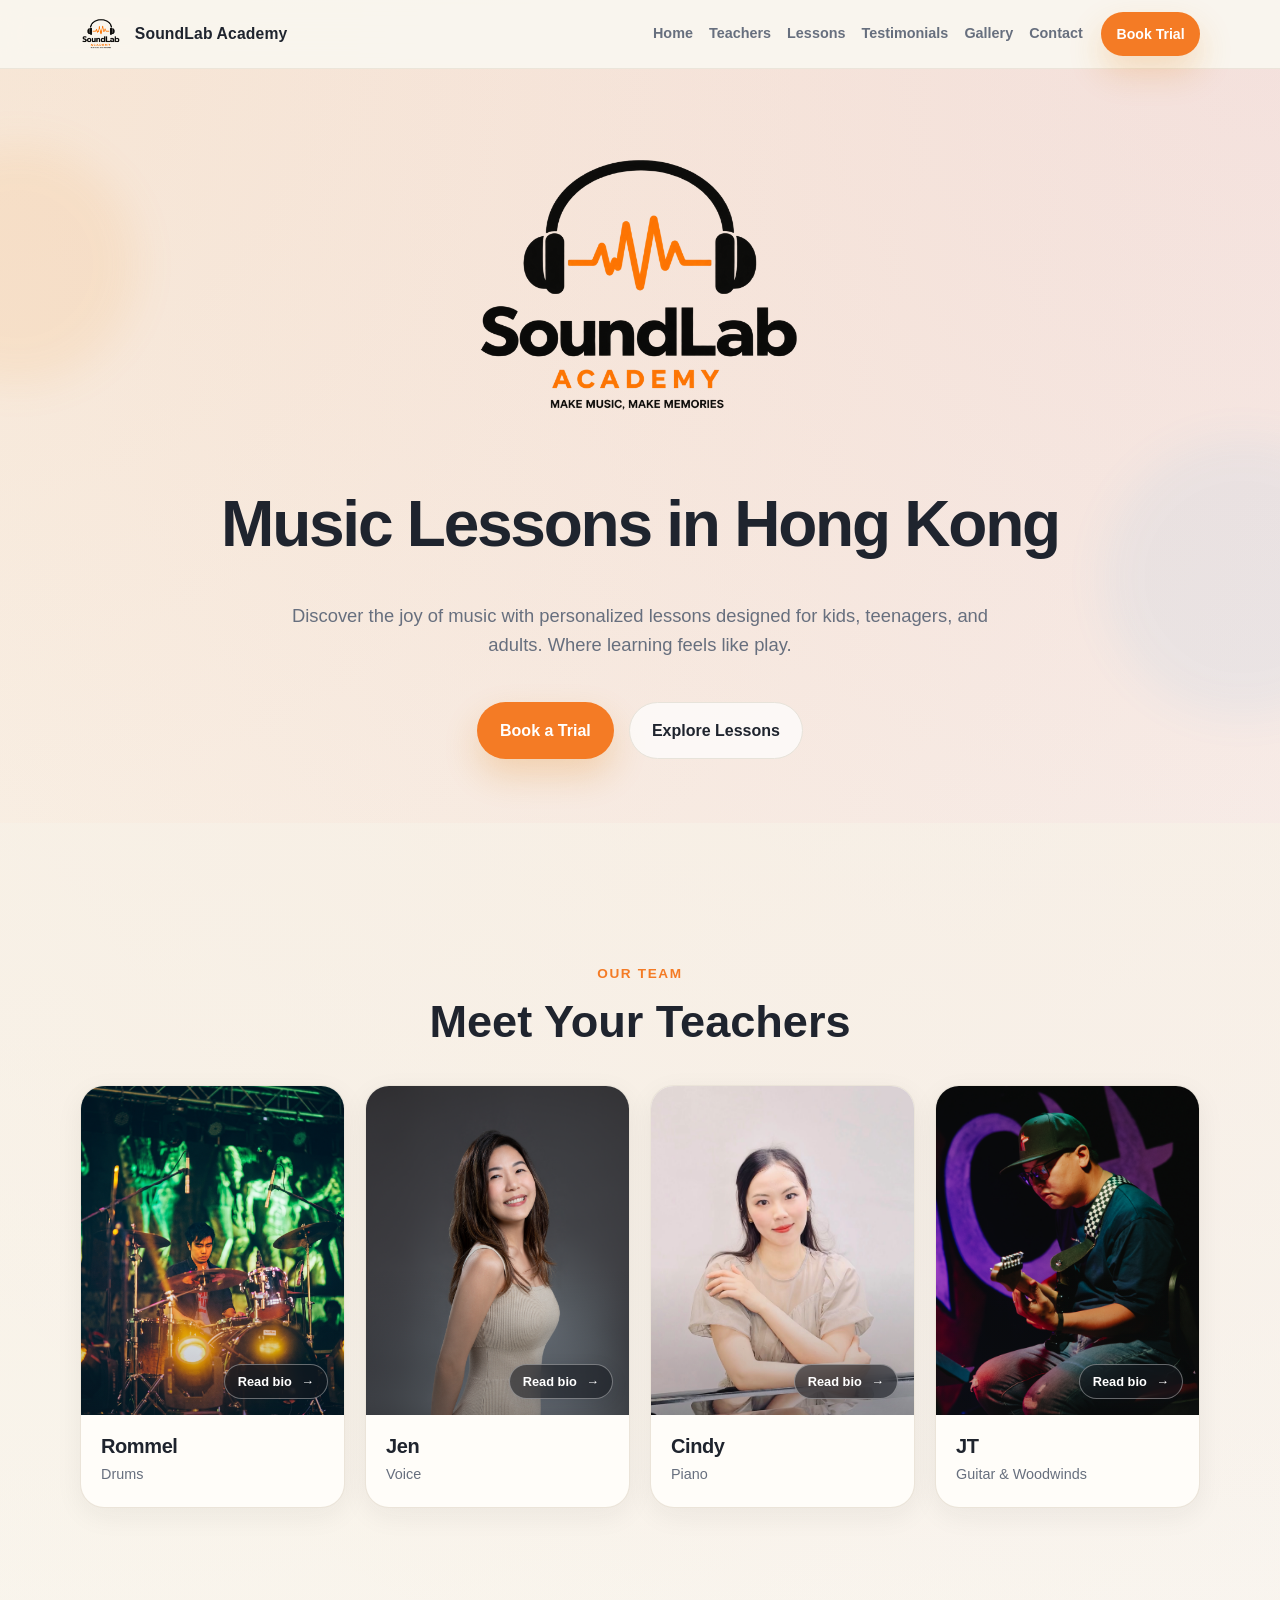
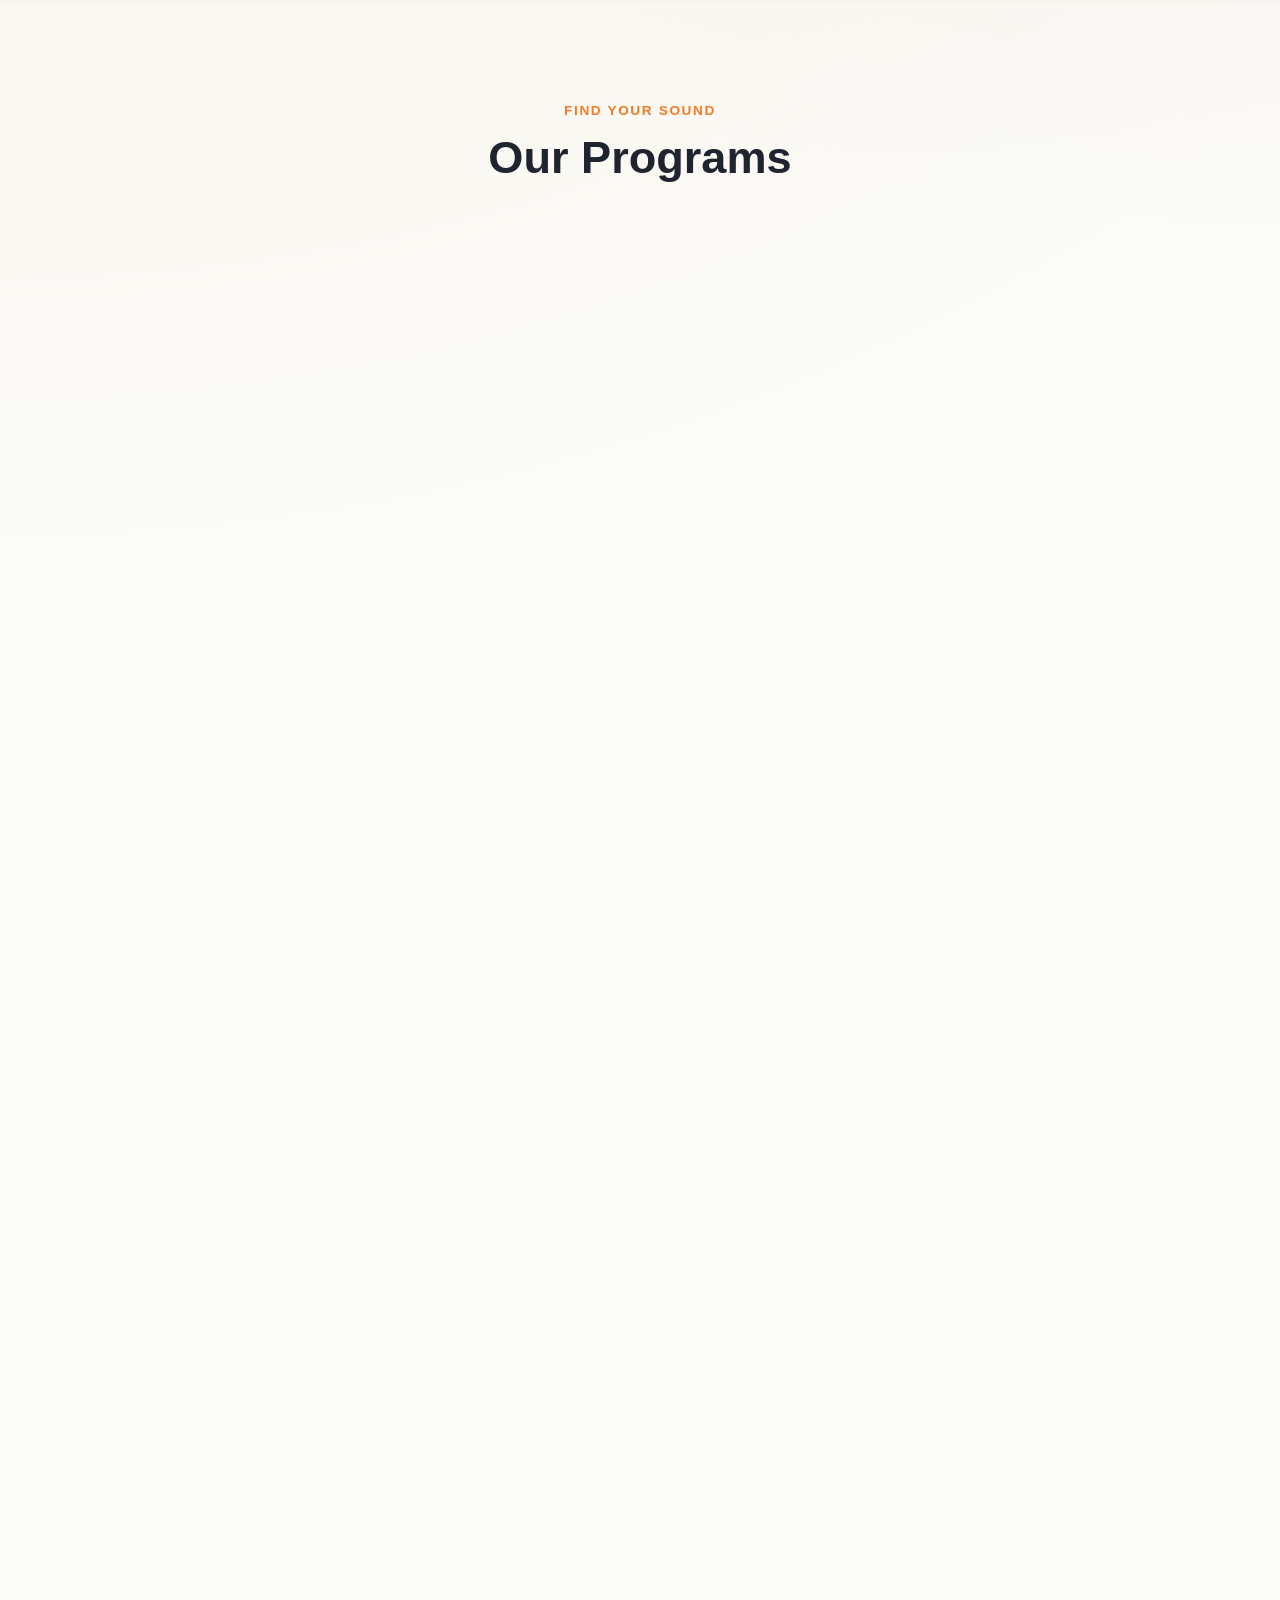
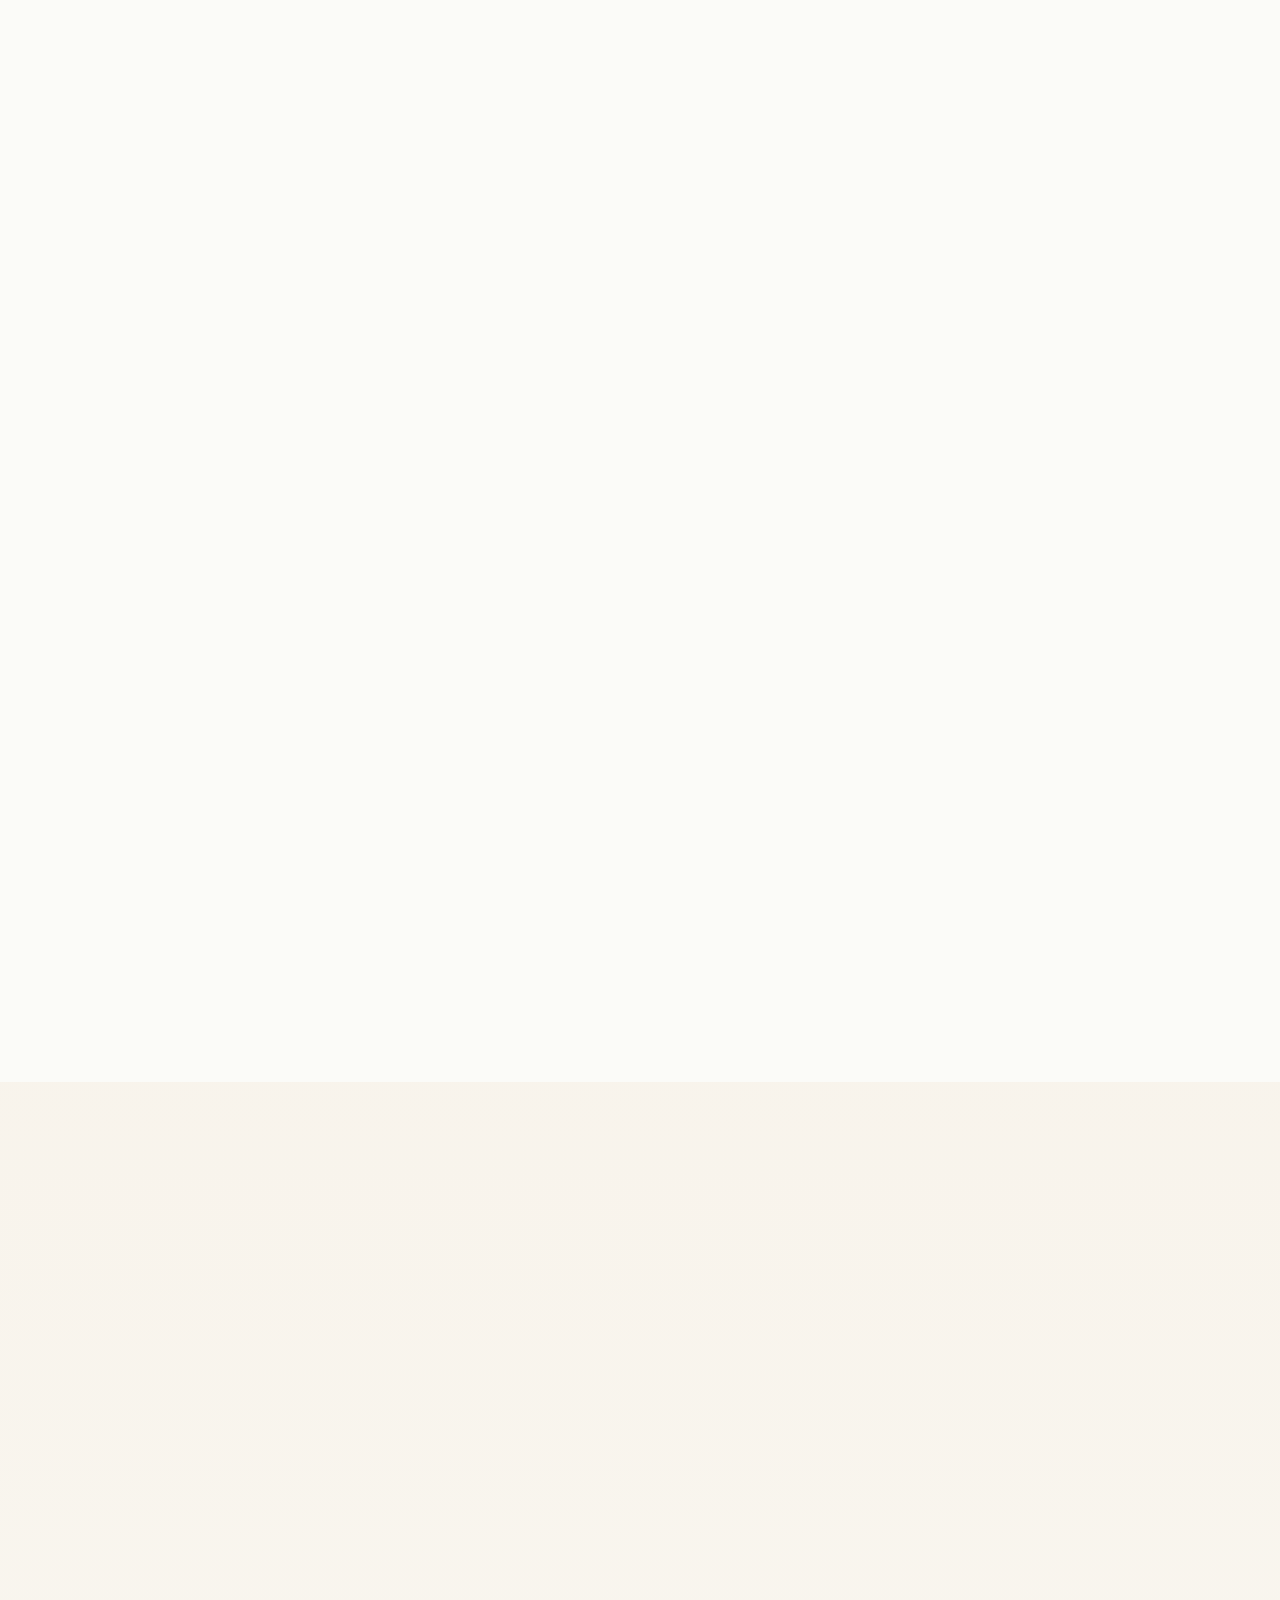
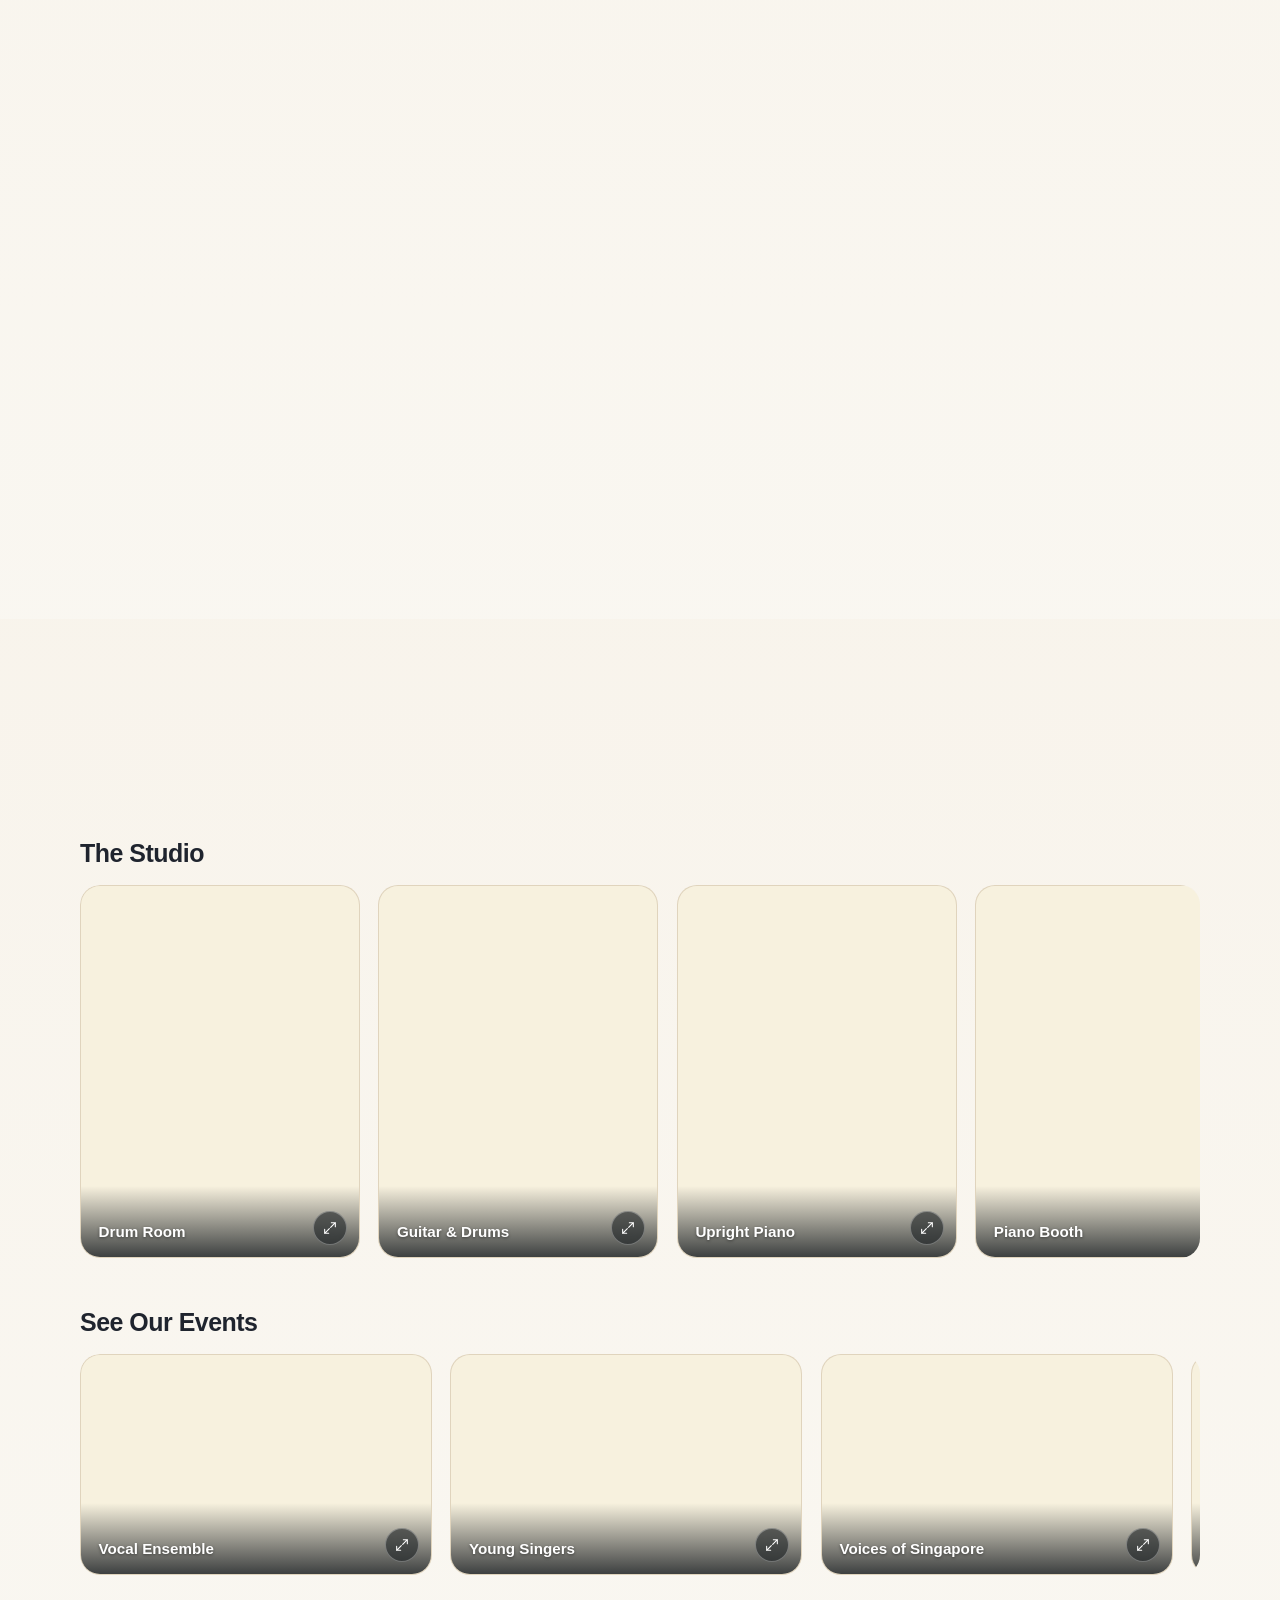
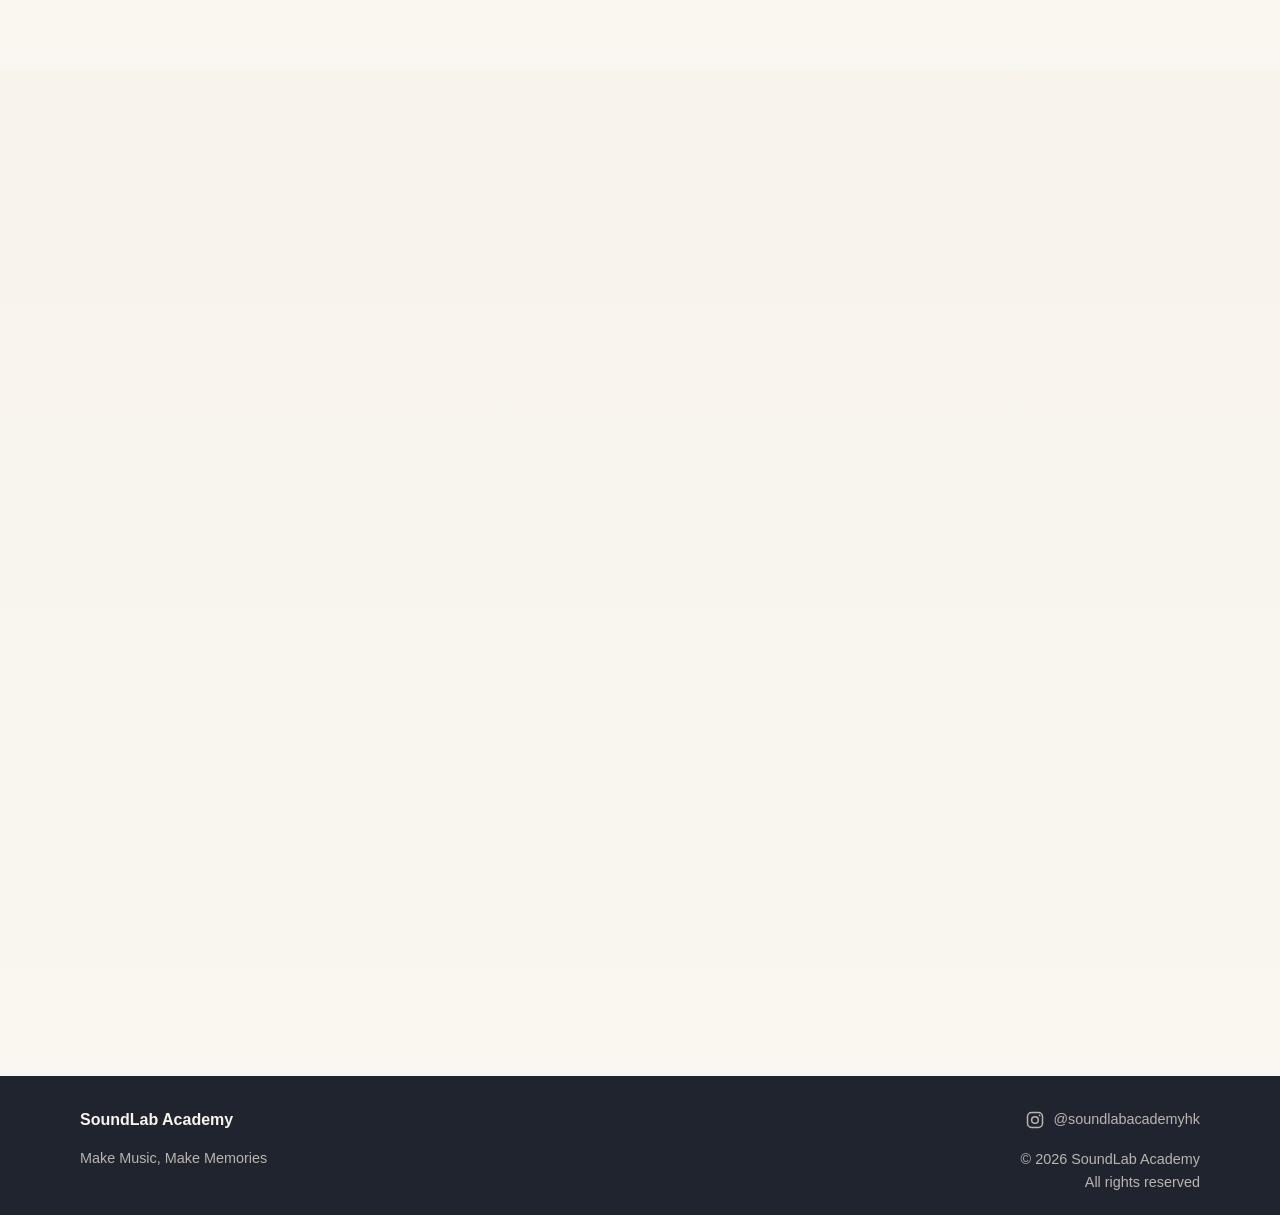
<file: index.html>
<!DOCTYPE html>
<html lang="en">
 <head>
  <meta charset="utf-8"/>
  <meta content="width=device-width, initial-scale=1.0" name="viewport"/>
  <title>
   SoundLab Academy Hong Kong | Music Lessons
  </title>
  <meta content="Explore drum, voice, piano, music theory, guitar, flute, and saxophone lessons for kids, teenagers, and adults at SoundLab Academy in Hong Kong." name="description"/>
  <meta content="SoundLab Academy, Hong Kong music lessons, drum lessons, voice lessons, piano lessons, music theory, guitar lessons, flute lessons, saxophone lessons" name="keywords"/>
  <meta content="SoundLab Academy" name="author"/>
  <meta content="index, follow" name="robots"/>
  <meta content="#e38315" name="theme-color"/>
  <link href="https://soundlabacademy.github.io/" rel="canonical"/>
  <link href="assets/logo.png" rel="icon" type="image/png"/>
  <link href="assets/logo.png" rel="apple-touch-icon"/>
  <meta content="website" property="og:type"/>
  <meta content="https://soundlabacademy.github.io/" property="og:url"/>
  <meta content="SoundLab Academy" property="og:site_name"/>
  <meta content="SoundLab Academy Hong Kong | Music Lessons" property="og:title"/>
  <meta content="Discover the joy of music at SoundLab Academy in Hong Kong." property="og:description"/>
  <meta content="en_HK" property="og:locale"/>
  <meta content="summary" name="twitter:card"/>
  <meta content="SoundLab Academy Hong Kong | Music Lessons" name="twitter:title"/>
  <meta content="Discover the joy of music at SoundLab Academy in Hong Kong." name="twitter:description"/>
  <script type="application/ld+json">
   {
      "@context": "https://schema.org",
      "@type": "MusicSchool",
      "name": "SoundLab Academy",
      "description": "Music lessons for kids, teenagers, and adults in Hong Kong.",
      "telephone": "+85295491119",
      "email": "soundlabacademyhk@gmail.com",
      "address": {
        "@type": "PostalAddress",
        "streetAddress": "Southmark, Tower B, 5th Floor, Unit 519, 11 Yip Hing Street",
        "addressLocality": "Hong Kong",
        "addressCountry": "HK"
      },
      "openingHours": "Mo-Sa 11:00-20:00",
      "areaServed": "Hong Kong"
    }
  </script>
  <link href="styles.css" rel="stylesheet"/>
  <script defer="" src="script.js">
  </script>
 </head>
 <body>
  <header class="site-header">
   <div class="container header-inner">
    <a aria-label="SoundLab Academy" class="brand" href="#top">
     <img alt="SoundLab Academy logo" src="./assets/logo.png"/>
     <span>
      SoundLab Academy
     </span>
    </a>
    <button aria-controls="site-nav" aria-expanded="false" aria-label="Toggle navigation" class="menu-toggle" type="button">
     <span>
     </span>
     <span>
     </span>
     <span>
     </span>
    </button>
    <nav aria-label="Primary" class="site-nav" id="site-nav">
     <a href="#top">
      Home
     </a>
     <a href="#teachers">
      Teachers
     </a>
     <a href="#lessons">
      Lessons
     </a>
     <a href="#testimonials">
      Testimonials
     </a>
     <a href="#gallery">
      Gallery
     </a>
     <a href="#contact">
      Contact
     </a>
     <a class="button button-primary button-small nav-cta" href="#contact">
      Book Trial
     </a>
    </nav>
   </div>
  </header>
  <main id="top">
   <section class="hero">
    <div class="hero-orb hero-orb-a">
    </div>
    <div class="hero-orb hero-orb-b">
    </div>
    <div class="container hero-inner">
     <img alt="SoundLab Academy" class="hero-logo reveal" src="./assets/logo.png"/>
     <h1 class="hero-title reveal">
      Music Lessons in Hong Kong
     </h1>
     <p class="hero-copy reveal">
      Discover the joy of music with personalized lessons designed for kids, teenagers, and adults. Where learning feels like play.
     </p>
     <div class="hero-actions reveal">
      <a class="button button-primary" href="#contact">
       Book a Trial
      </a>
      <a class="button button-secondary" href="#lessons">
       Explore Lessons
      </a>
     </div>
    </div>
   </section>
   <section class="section section-muted" id="teachers">
    <div class="container">
     <div class="section-heading reveal">
      <p class="section-kicker">
       Our Team
      </p>
      <h2 class="section-title">
       Meet Your Teachers
      </h2>
     </div>
     <div class="teacher-grid reveal">
      <article class="teacher-card">
       <button aria-controls="teacher-rommel" aria-haspopup="dialog" aria-label="Read about Rommel" class="teacher-photo-button" data-teacher-dialog="teacher-rommel" type="button">
        <img alt="Rommel playing drums" loading="lazy" src="./assets/teacher-rommel-updated.jpg" style="object-position:center 65%"/>
        <span aria-hidden="true" class="teacher-photo-cta">
         Read bio
         <span>
          →
         </span>
        </span>
       </button>
       <div class="teacher-card-body">
        <h3>
         Rommel
        </h3>
        <p>
         Drums
        </p>
       </div>
      </article>
      <article class="teacher-card">
       <button aria-controls="teacher-jen" aria-haspopup="dialog" aria-label="Read about Jen" class="teacher-photo-button" data-teacher-dialog="teacher-jen" type="button">
        <img alt="Jen" loading="lazy" src="./assets/teacher-jen.jpg"/>
        <span aria-hidden="true" class="teacher-photo-cta">
         Read bio
         <span>
          →
         </span>
        </span>
       </button>
       <div class="teacher-card-body">
        <h3>
         Jen
        </h3>
        <p>
         Voice
        </p>
       </div>
      </article>
      <article class="teacher-card">
       <button aria-controls="teacher-cindy" aria-haspopup="dialog" aria-label="Read about Cindy" class="teacher-photo-button" data-teacher-dialog="teacher-cindy" type="button">
        <img alt="Cindy seated at a piano" loading="lazy" src="./assets/teacher-cindy.jpg" style="object-position:center 25%"/>
        <span aria-hidden="true" class="teacher-photo-cta">
         Read bio
         <span>
          →
         </span>
        </span>
       </button>
       <div class="teacher-card-body">
        <h3>
         Cindy
        </h3>
        <p>
         Piano
        </p>
       </div>
      </article>
      <article class="teacher-card">
       <button aria-controls="teacher-jt" aria-haspopup="dialog" aria-label="Read about JT" class="teacher-photo-button" data-teacher-dialog="teacher-jt" type="button">
        <img alt="JT playing guitar" loading="lazy" src="./assets/teacher-jt.jpg" style="object-position:72% center"/>
        <span aria-hidden="true" class="teacher-photo-cta">
         Read bio
         <span>
          →
         </span>
        </span>
       </button>
       <div class="teacher-card-body">
        <h3>
         JT
        </h3>
        <p>
         Guitar &amp; Woodwinds
        </p>
       </div>
      </article>
     </div>
    </div>
   </section>
   <section class="section" id="lessons">
    <div class="container">
     <div class="section-heading reveal">
      <p class="section-kicker">
       Find Your Sound
      </p>
      <h2 class="section-title">
       Our Programs
      </h2>
     </div>
     <div class="lesson-grid reveal">
      <article class="lesson-card drum">
       <div class="card-bar">
       </div>
       <span aria-hidden="true" class="lesson-icon">
        <span class="lesson-icon__glyph">
        </span>
       </span>
       <h3>
        Drum Lessons
       </h3>
       <p>
        Discover rhythm and build coordination through exciting drum lessons.
       </p>
       <ul>
        <li>
         <span aria-hidden="true" class="list-check">
          <svg fill="none" stroke="currentColor" stroke-linecap="round" stroke-linejoin="round" stroke-width="2" viewbox="0 0 24 24">
           <path d="M20 6 9 17l-5-5">
           </path>
          </svg>
         </span>
         <span>
          Basic to advanced rhythms
         </span>
        </li>
        <li>
         <span aria-hidden="true" class="list-check">
          <svg fill="none" stroke="currentColor" stroke-linecap="round" stroke-linejoin="round" stroke-width="2" viewbox="0 0 24 24">
           <path d="M20 6 9 17l-5-5">
           </path>
          </svg>
         </span>
         <span>
          Reading drum notation
         </span>
        </li>
        <li>
         <span aria-hidden="true" class="list-check">
          <svg fill="none" stroke="currentColor" stroke-linecap="round" stroke-linejoin="round" stroke-width="2" viewbox="0 0 24 24">
           <path d="M20 6 9 17l-5-5">
           </path>
          </svg>
         </span>
         <span>
          Hand-foot coordination
         </span>
        </li>
        <li>
         <span aria-hidden="true" class="list-check">
          <svg fill="none" stroke="currentColor" stroke-linecap="round" stroke-linejoin="round" stroke-width="2" viewbox="0 0 24 24">
           <path d="M20 6 9 17l-5-5">
           </path>
          </svg>
         </span>
         <span>
          Playing popular songs
         </span>
        </li>
        <li>
         <span aria-hidden="true" class="list-check">
          <svg fill="none" stroke="currentColor" stroke-linecap="round" stroke-linejoin="round" stroke-width="2" viewbox="0 0 24 24">
           <path d="M20 6 9 17l-5-5">
           </path>
          </svg>
         </span>
         <span>
          Performance preparation
         </span>
        </li>
       </ul>
       <a class="button button-ghost" href="#contact">
        Start Drumming
       </a>
      </article>
      <article class="lesson-card voice">
       <div class="card-bar">
       </div>
       <span aria-hidden="true" class="lesson-icon">
        <span class="lesson-icon__glyph">
        </span>
       </span>
       <h3>
        Voice Lessons
       </h3>
       <p>
        Unlock your voice and express yourself through personalized vocal training.
       </p>
       <ul>
        <li>
         <span aria-hidden="true" class="list-check">
          <svg fill="none" stroke="currentColor" stroke-linecap="round" stroke-linejoin="round" stroke-width="2" viewbox="0 0 24 24">
           <path d="M20 6 9 17l-5-5">
           </path>
          </svg>
         </span>
         <span>
          Breathing techniques
         </span>
        </li>
        <li>
         <span aria-hidden="true" class="list-check">
          <svg fill="none" stroke="currentColor" stroke-linecap="round" stroke-linejoin="round" stroke-width="2" viewbox="0 0 24 24">
           <path d="M20 6 9 17l-5-5">
           </path>
          </svg>
         </span>
         <span>
          Pitch and tone control
         </span>
        </li>
        <li>
         <span aria-hidden="true" class="list-check">
          <svg fill="none" stroke="currentColor" stroke-linecap="round" stroke-linejoin="round" stroke-width="2" viewbox="0 0 24 24">
           <path d="M20 6 9 17l-5-5">
           </path>
          </svg>
         </span>
         <span>
          Song interpretation
         </span>
        </li>
        <li>
         <span aria-hidden="true" class="list-check">
          <svg fill="none" stroke="currentColor" stroke-linecap="round" stroke-linejoin="round" stroke-width="2" viewbox="0 0 24 24">
           <path d="M20 6 9 17l-5-5">
           </path>
          </svg>
         </span>
         <span>
          Building confidence
         </span>
        </li>
        <li>
         <span aria-hidden="true" class="list-check">
          <svg fill="none" stroke="currentColor" stroke-linecap="round" stroke-linejoin="round" stroke-width="2" viewbox="0 0 24 24">
           <path d="M20 6 9 17l-5-5">
           </path>
          </svg>
         </span>
         <span>
          Stage presence
         </span>
        </li>
       </ul>
       <a class="button button-ghost" href="#contact">
        Start Singing
       </a>
      </article>
      <article class="lesson-card piano">
       <div class="card-bar">
       </div>
       <span aria-hidden="true" class="lesson-icon">
        <span class="lesson-icon__glyph">
        </span>
       </span>
       <h3>
        Piano Lessons
       </h3>
       <p>
        Master the keys and develop musical expression through piano.
       </p>
       <ul>
        <li>
         <span aria-hidden="true" class="list-check">
          <svg fill="none" stroke="currentColor" stroke-linecap="round" stroke-linejoin="round" stroke-width="2" viewbox="0 0 24 24">
           <path d="M20 6 9 17l-5-5">
           </path>
          </svg>
         </span>
         <span>
          Music theory fundamentals
         </span>
        </li>
        <li>
         <span aria-hidden="true" class="list-check">
          <svg fill="none" stroke="currentColor" stroke-linecap="round" stroke-linejoin="round" stroke-width="2" viewbox="0 0 24 24">
           <path d="M20 6 9 17l-5-5">
           </path>
          </svg>
         </span>
         <span>
          Sight reading skills
         </span>
        </li>
        <li>
         <span aria-hidden="true" class="list-check">
          <svg fill="none" stroke="currentColor" stroke-linecap="round" stroke-linejoin="round" stroke-width="2" viewbox="0 0 24 24">
           <path d="M20 6 9 17l-5-5">
           </path>
          </svg>
         </span>
         <span>
          Classical and contemporary styles
         </span>
        </li>
        <li>
         <span aria-hidden="true" class="list-check">
          <svg fill="none" stroke="currentColor" stroke-linecap="round" stroke-linejoin="round" stroke-width="2" viewbox="0 0 24 24">
           <path d="M20 6 9 17l-5-5">
           </path>
          </svg>
         </span>
         <span>
          Finger technique and dexterity
         </span>
        </li>
        <li>
         <span aria-hidden="true" class="list-check">
          <svg fill="none" stroke="currentColor" stroke-linecap="round" stroke-linejoin="round" stroke-width="2" viewbox="0 0 24 24">
           <path d="M20 6 9 17l-5-5">
           </path>
          </svg>
         </span>
         <span>
          Performance preparation
         </span>
        </li>
       </ul>
       <a class="button button-ghost" href="#contact">
        Start Playing Piano
       </a>
      </article>
      <article class="lesson-card theory">
       <div class="card-bar">
       </div>
       <span aria-hidden="true" class="lesson-icon">
        <span class="lesson-icon__glyph">
        </span>
       </span>
       <h3>
        Music Theory Lessons
       </h3>
       <p>
        Build a strong foundation in music theory and develop the knowledge and skills needed for musical growth and ABRSM examinations.
       </p>
       <ul>
        <li>
         <span aria-hidden="true" class="list-check">
          <svg fill="none" stroke="currentColor" stroke-linecap="round" stroke-linejoin="round" stroke-width="2" viewbox="0 0 24 24">
           <path d="M20 6 9 17l-5-5">
           </path>
          </svg>
         </span>
         <span>
          Reading musical notation and understanding rhythm
         </span>
        </li>
        <li>
         <span aria-hidden="true" class="list-check">
          <svg fill="none" stroke="currentColor" stroke-linecap="round" stroke-linejoin="round" stroke-width="2" viewbox="0 0 24 24">
           <path d="M20 6 9 17l-5-5">
           </path>
          </svg>
         </span>
         <span>
          Scales, key signatures, and intervals
         </span>
        </li>
        <li>
         <span aria-hidden="true" class="list-check">
          <svg fill="none" stroke="currentColor" stroke-linecap="round" stroke-linejoin="round" stroke-width="2" viewbox="0 0 24 24">
           <path d="M20 6 9 17l-5-5">
           </path>
          </svg>
         </span>
         <span>
          Chords, harmony, and musical structure
         </span>
        </li>
        <li>
         <span aria-hidden="true" class="list-check">
          <svg fill="none" stroke="currentColor" stroke-linecap="round" stroke-linejoin="round" stroke-width="2" viewbox="0 0 24 24">
           <path d="M20 6 9 17l-5-5">
           </path>
          </svg>
         </span>
         <span>
          Developing understanding of the musical terms and signs
         </span>
        </li>
        <li>
         <span aria-hidden="true" class="list-check">
          <svg fill="none" stroke="currentColor" stroke-linecap="round" stroke-linejoin="round" stroke-width="2" viewbox="0 0 24 24">
           <path d="M20 6 9 17l-5-5">
           </path>
          </svg>
         </span>
         <span>
          Preparing for ABRSM Music Theory examinations
         </span>
        </li>
       </ul>
       <a class="button button-ghost" href="#contact">
        Ask About Music Theory
       </a>
      </article>
      <article class="lesson-card guitar">
       <div class="card-bar">
       </div>
       <span aria-hidden="true" class="lesson-icon">
        <span class="lesson-icon__glyph">
        </span>
       </span>
       <h3>
        Guitar Lessons
       </h3>
       <p>
        Learn chords, riffs, and expressive playing on guitar.
       </p>
       <ul>
        <li>
         <span aria-hidden="true" class="list-check">
          <svg fill="none" stroke="currentColor" stroke-linecap="round" stroke-linejoin="round" stroke-width="2" viewbox="0 0 24 24">
           <path d="M20 6 9 17l-5-5">
           </path>
          </svg>
         </span>
         <span>
          Chords and strumming patterns
         </span>
        </li>
        <li>
         <span aria-hidden="true" class="list-check">
          <svg fill="none" stroke="currentColor" stroke-linecap="round" stroke-linejoin="round" stroke-width="2" viewbox="0 0 24 24">
           <path d="M20 6 9 17l-5-5">
           </path>
          </svg>
         </span>
         <span>
          Fingerpicking techniques
         </span>
        </li>
        <li>
         <span aria-hidden="true" class="list-check">
          <svg fill="none" stroke="currentColor" stroke-linecap="round" stroke-linejoin="round" stroke-width="2" viewbox="0 0 24 24">
           <path d="M20 6 9 17l-5-5">
           </path>
          </svg>
         </span>
         <span>
          Reading tabs and notation
         </span>
        </li>
        <li>
         <span aria-hidden="true" class="list-check">
          <svg fill="none" stroke="currentColor" stroke-linecap="round" stroke-linejoin="round" stroke-width="2" viewbox="0 0 24 24">
           <path d="M20 6 9 17l-5-5">
           </path>
          </svg>
         </span>
         <span>
          Playing popular songs
         </span>
        </li>
        <li>
         <span aria-hidden="true" class="list-check">
          <svg fill="none" stroke="currentColor" stroke-linecap="round" stroke-linejoin="round" stroke-width="2" viewbox="0 0 24 24">
           <path d="M20 6 9 17l-5-5">
           </path>
          </svg>
         </span>
         <span>
          Acoustic and electric styles
         </span>
        </li>
       </ul>
       <a class="button button-ghost" href="#contact">
        Start Playing Guitar
       </a>
      </article>
      <article class="lesson-card flute">
       <div class="card-bar">
       </div>
       <span aria-hidden="true" class="lesson-icon">
        <span class="lesson-icon__glyph">
        </span>
       </span>
       <h3>
        Flute Lessons
       </h3>
       <p>
        Develop your technique, tone, and musical expression through flute lessons tailored to your level.
       </p>
       <ul>
        <li>
         <span aria-hidden="true" class="list-check">
          <svg fill="none" stroke="currentColor" stroke-linecap="round" stroke-linejoin="round" stroke-width="2" viewbox="0 0 24 24">
           <path d="M20 6 9 17l-5-5">
           </path>
          </svg>
         </span>
         <span>
          Breathing techniques and breath control
         </span>
        </li>
        <li>
         <span aria-hidden="true" class="list-check">
          <svg fill="none" stroke="currentColor" stroke-linecap="round" stroke-linejoin="round" stroke-width="2" viewbox="0 0 24 24">
           <path d="M20 6 9 17l-5-5">
           </path>
          </svg>
         </span>
         <span>
          Tone production and sound quality
         </span>
        </li>
        <li>
         <span aria-hidden="true" class="list-check">
          <svg fill="none" stroke="currentColor" stroke-linecap="round" stroke-linejoin="round" stroke-width="2" viewbox="0 0 24 24">
           <path d="M20 6 9 17l-5-5">
           </path>
          </svg>
         </span>
         <span>
          Correct posture and fingering techniques
         </span>
        </li>
        <li>
         <span aria-hidden="true" class="list-check">
          <svg fill="none" stroke="currentColor" stroke-linecap="round" stroke-linejoin="round" stroke-width="2" viewbox="0 0 24 24">
           <path d="M20 6 9 17l-5-5">
           </path>
          </svg>
         </span>
         <span>
          Reading musical notes and rhythms
         </span>
        </li>
        <li>
         <span aria-hidden="true" class="list-check">
          <svg fill="none" stroke="currentColor" stroke-linecap="round" stroke-linejoin="round" stroke-width="2" viewbox="0 0 24 24">
           <path d="M20 6 9 17l-5-5">
           </path>
          </svg>
         </span>
         <span>
          Musical expression and phrasing
         </span>
        </li>
       </ul>
       <a class="button button-ghost" href="#contact">
        Ask About Flute
       </a>
      </article>
      <article class="lesson-card saxophone">
       <div class="card-bar">
       </div>
       <span aria-hidden="true" class="lesson-icon">
        <span class="lesson-icon__glyph">
        </span>
       </span>
       <h3>
        Saxophone Lessons
       </h3>
       <p>
        Explore the rich sound of the saxophone while developing technique, confidence, and musical expression.
       </p>
       <ul>
        <li>
         <span aria-hidden="true" class="list-check">
          <svg fill="none" stroke="currentColor" stroke-linecap="round" stroke-linejoin="round" stroke-width="2" viewbox="0 0 24 24">
           <path d="M20 6 9 17l-5-5">
           </path>
          </svg>
         </span>
         <span>
          Breathing techniques and breath control
         </span>
        </li>
        <li>
         <span aria-hidden="true" class="list-check">
          <svg fill="none" stroke="currentColor" stroke-linecap="round" stroke-linejoin="round" stroke-width="2" viewbox="0 0 24 24">
           <path d="M20 6 9 17l-5-5">
           </path>
          </svg>
         </span>
         <span>
          Embouchure and tone production
         </span>
        </li>
        <li>
         <span aria-hidden="true" class="list-check">
          <svg fill="none" stroke="currentColor" stroke-linecap="round" stroke-linejoin="round" stroke-width="2" viewbox="0 0 24 24">
           <path d="M20 6 9 17l-5-5">
           </path>
          </svg>
         </span>
         <span>
          Correct posture and fingering techniques
         </span>
        </li>
        <li>
         <span aria-hidden="true" class="list-check">
          <svg fill="none" stroke="currentColor" stroke-linecap="round" stroke-linejoin="round" stroke-width="2" viewbox="0 0 24 24">
           <path d="M20 6 9 17l-5-5">
           </path>
          </svg>
         </span>
         <span>
          Reading musical notes and rhythms
         </span>
        </li>
        <li>
         <span aria-hidden="true" class="list-check">
          <svg fill="none" stroke="currentColor" stroke-linecap="round" stroke-linejoin="round" stroke-width="2" viewbox="0 0 24 24">
           <path d="M20 6 9 17l-5-5">
           </path>
          </svg>
         </span>
         <span>
          Musical expression and improvisation
         </span>
        </li>
       </ul>
       <a class="button button-ghost" href="#contact">
        Ask About Saxophone
       </a>
      </article>
     </div>
     <div class="info-band reveal">
      <h3 class="info-band-title">
       Lesson Information
      </h3>
      <article>
       <span aria-hidden="true" class="band-icon">
        <svg fill="none" stroke="currentColor" stroke-linecap="round" stroke-linejoin="round" stroke-width="2" viewbox="0 0 24 24">
         <circle cx="12" cy="12" r="8">
         </circle>
         <polyline points="12 6 12 12 16 14">
         </polyline>
        </svg>
       </span>
       <strong>
        Duration
       </strong>
       <span>
        45-60 minutes
       </span>
      </article>
      <article>
       <span aria-hidden="true" class="band-icon">
        <svg fill="none" stroke="currentColor" stroke-linecap="round" stroke-linejoin="round" stroke-width="2" viewbox="0 0 24 24">
         <path d="M16 21v-2a4 4 0 0 0-4-4H6a4 4 0 0 0-4 4v2">
         </path>
         <circle cx="9" cy="7" r="4">
         </circle>
         <path d="M22 21v-2a4 4 0 0 0-3-3.87">
         </path>
         <path d="M16 3.13a4 4 0 0 1 0 7.75">
         </path>
        </svg>
       </span>
       <strong>
        Format
       </strong>
       <span>
        One-to-one
       </span>
      </article>
      <article>
       <span aria-hidden="true" class="band-icon">
        <svg fill="none" stroke="currentColor" stroke-linecap="round" stroke-linejoin="round" stroke-width="2" viewbox="0 0 24 24">
         <path d="M20 10c0 4.993-5.539 10.193-7.399 11.799a1 1 0 0 1-1.202 0C9.539 20.193 4 14.993 4 10a8 8 0 0 1 16 0">
         </path>
         <circle cx="12" cy="10" r="3">
         </circle>
        </svg>
       </span>
       <strong>
        Location
       </strong>
       <span>
        Hong Kong
       </span>
      </article>
     </div>
    </div>
   </section>
   <section class="section section-muted" id="testimonials">
    <div class="container">
     <div class="section-heading reveal">
      <p class="section-kicker">
       Testimonials
      </p>
      <h2 class="section-title">
       What Parents and Students Say
      </h2>
      <p class="section-lead">
       Do not just take our word for it. Here is what their music family says about their experience.
      </p>
     </div>
     <div class="testimonial-grid reveal">
      <article class="testimonial-card">
       <div aria-label="5 out of 5 stars" class="rating">
        <svg fill="none" stroke="currentColor" stroke-linecap="round" stroke-linejoin="round" stroke-width="2" viewbox="0 0 24 24">
         <path d="M11.525 2.295a.53.53 0 0 1 .95 0l2.31 4.679a2.123 2.123 0 0 0 1.595 1.16l5.166.756a.53.53 0 0 1 .294.904l-3.736 3.638a2.123 2.123 0 0 0-.611 1.878l.882 5.14a.53.53 0 0 1-.771.56l-4.618-2.428a2.122 2.122 0 0 0-1.973 0L6.396 21.01a.53.53 0 0 1-.77-.56l.881-5.139a2.122 2.122 0 0 0-.611-1.879L2.16 9.795a.53.53 0 0 1 .294-.906l5.165-.755a2.122 2.122 0 0 0 1.597-1.16z">
         </path>
        </svg>
        <svg fill="none" stroke="currentColor" stroke-linecap="round" stroke-linejoin="round" stroke-width="2" viewbox="0 0 24 24">
         <path d="M11.525 2.295a.53.53 0 0 1 .95 0l2.31 4.679a2.123 2.123 0 0 0 1.595 1.16l5.166.756a.53.53 0 0 1 .294.904l-3.736 3.638a2.123 2.123 0 0 0-.611 1.878l.882 5.14a.53.53 0 0 1-.771.56l-4.618-2.428a2.122 2.122 0 0 0-1.973 0L6.396 21.01a.53.53 0 0 1-.77-.56l.881-5.139a2.122 2.122 0 0 0-.611-1.879L2.16 9.795a.53.53 0 0 1 .294-.906l5.165-.755a2.122 2.122 0 0 0 1.597-1.16z">
         </path>
        </svg>
        <svg fill="none" stroke="currentColor" stroke-linecap="round" stroke-linejoin="round" stroke-width="2" viewbox="0 0 24 24">
         <path d="M11.525 2.295a.53.53 0 0 1 .95 0l2.31 4.679a2.123 2.123 0 0 0 1.595 1.16l5.166.756a.53.53 0 0 1 .294.904l-3.736 3.638a2.123 2.123 0 0 0-.611 1.878l.882 5.14a.53.53 0 0 1-.771.56l-4.618-2.428a2.122 2.122 0 0 0-1.973 0L6.396 21.01a.53.53 0 0 1-.77-.56l.881-5.139a2.122 2.122 0 0 0-.611-1.879L2.16 9.795a.53.53 0 0 1 .294-.906l5.165-.755a2.122 2.122 0 0 0 1.597-1.16z">
         </path>
        </svg>
        <svg fill="none" stroke="currentColor" stroke-linecap="round" stroke-linejoin="round" stroke-width="2" viewbox="0 0 24 24">
         <path d="M11.525 2.295a.53.53 0 0 1 .95 0l2.31 4.679a2.123 2.123 0 0 0 1.595 1.16l5.166.756a.53.53 0 0 1 .294.904l-3.736 3.638a2.123 2.123 0 0 0-.611 1.878l.882 5.14a.53.53 0 0 1-.771.56l-4.618-2.428a2.122 2.122 0 0 0-1.973 0L6.396 21.01a.53.53 0 0 1-.77-.56l.881-5.139a2.122 2.122 0 0 0-.611-1.879L2.16 9.795a.53.53 0 0 1 .294-.906l5.165-.755a2.122 2.122 0 0 0 1.597-1.16z">
         </path>
        </svg>
        <svg fill="none" stroke="currentColor" stroke-linecap="round" stroke-linejoin="round" stroke-width="2" viewbox="0 0 24 24">
         <path d="M11.525 2.295a.53.53 0 0 1 .95 0l2.31 4.679a2.123 2.123 0 0 0 1.595 1.16l5.166.756a.53.53 0 0 1 .294.904l-3.736 3.638a2.123 2.123 0 0 0-.611 1.878l.882 5.14a.53.53 0 0 1-.771.56l-4.618-2.428a2.122 2.122 0 0 0-1.973 0L6.396 21.01a.53.53 0 0 1-.77-.56l.881-5.139a2.122 2.122 0 0 0-.611-1.879L2.16 9.795a.53.53 0 0 1 .294-.906l5.165-.755a2.122 2.122 0 0 0 1.597-1.16z">
         </path>
        </svg>
       </div>
       <blockquote>
        Nathan has been learning drums with Rommel for about 3 years now. He absolutely loves it and says Rommel is the best drum teacher ever. The lessons are always fun and engaging, and Rommel is extremely patient and encouraging.
       </blockquote>
       <div class="testimonial-person">
        <span aria-hidden="true" class="person-icon">
         👤
        </span>
        <div>
         <p class="author">
          Vanessa
         </p>
         <p class="role">
          Parent of Nathan, 8 years old
         </p>
        </div>
       </div>
      </article>
      <article class="testimonial-card">
       <div aria-label="5 out of 5 stars" class="rating">
        <svg fill="none" stroke="currentColor" stroke-linecap="round" stroke-linejoin="round" stroke-width="2" viewbox="0 0 24 24">
         <path d="M11.525 2.295a.53.53 0 0 1 .95 0l2.31 4.679a2.123 2.123 0 0 0 1.595 1.16l5.166.756a.53.53 0 0 1 .294.904l-3.736 3.638a2.123 2.123 0 0 0-.611 1.878l.882 5.14a.53.53 0 0 1-.771.56l-4.618-2.428a2.122 2.122 0 0 0-1.973 0L6.396 21.01a.53.53 0 0 1-.77-.56l.881-5.139a2.122 2.122 0 0 0-.611-1.879L2.16 9.795a.53.53 0 0 1 .294-.906l5.165-.755a2.122 2.122 0 0 0 1.597-1.16z">
         </path>
        </svg>
        <svg fill="none" stroke="currentColor" stroke-linecap="round" stroke-linejoin="round" stroke-width="2" viewbox="0 0 24 24">
         <path d="M11.525 2.295a.53.53 0 0 1 .95 0l2.31 4.679a2.123 2.123 0 0 0 1.595 1.16l5.166.756a.53.53 0 0 1 .294.904l-3.736 3.638a2.123 2.123 0 0 0-.611 1.878l.882 5.14a.53.53 0 0 1-.771.56l-4.618-2.428a2.122 2.122 0 0 0-1.973 0L6.396 21.01a.53.53 0 0 1-.77-.56l.881-5.139a2.122 2.122 0 0 0-.611-1.879L2.16 9.795a.53.53 0 0 1 .294-.906l5.165-.755a2.122 2.122 0 0 0 1.597-1.16z">
         </path>
        </svg>
        <svg fill="none" stroke="currentColor" stroke-linecap="round" stroke-linejoin="round" stroke-width="2" viewbox="0 0 24 24">
         <path d="M11.525 2.295a.53.53 0 0 1 .95 0l2.31 4.679a2.123 2.123 0 0 0 1.595 1.16l5.166.756a.53.53 0 0 1 .294.904l-3.736 3.638a2.123 2.123 0 0 0-.611 1.878l.882 5.14a.53.53 0 0 1-.771.56l-4.618-2.428a2.122 2.122 0 0 0-1.973 0L6.396 21.01a.53.53 0 0 1-.77-.56l.881-5.139a2.122 2.122 0 0 0-.611-1.879L2.16 9.795a.53.53 0 0 1 .294-.906l5.165-.755a2.122 2.122 0 0 0 1.597-1.16z">
         </path>
        </svg>
        <svg fill="none" stroke="currentColor" stroke-linecap="round" stroke-linejoin="round" stroke-width="2" viewbox="0 0 24 24">
         <path d="M11.525 2.295a.53.53 0 0 1 .95 0l2.31 4.679a2.123 2.123 0 0 0 1.595 1.16l5.166.756a.53.53 0 0 1 .294.904l-3.736 3.638a2.123 2.123 0 0 0-.611 1.878l.882 5.14a.53.53 0 0 1-.771.56l-4.618-2.428a2.122 2.122 0 0 0-1.973 0L6.396 21.01a.53.53 0 0 1-.77-.56l.881-5.139a2.122 2.122 0 0 0-.611-1.879L2.16 9.795a.53.53 0 0 1 .294-.906l5.165-.755a2.122 2.122 0 0 0 1.597-1.16z">
         </path>
        </svg>
        <svg fill="none" stroke="currentColor" stroke-linecap="round" stroke-linejoin="round" stroke-width="2" viewbox="0 0 24 24">
         <path d="M11.525 2.295a.53.53 0 0 1 .95 0l2.31 4.679a2.123 2.123 0 0 0 1.595 1.16l5.166.756a.53.53 0 0 1 .294.904l-3.736 3.638a2.123 2.123 0 0 0-.611 1.878l.882 5.14a.53.53 0 0 1-.771.56l-4.618-2.428a2.122 2.122 0 0 0-1.973 0L6.396 21.01a.53.53 0 0 1-.77-.56l.881-5.139a2.122 2.122 0 0 0-.611-1.879L2.16 9.795a.53.53 0 0 1 .294-.906l5.165-.755a2.122 2.122 0 0 0 1.597-1.16z">
         </path>
        </svg>
       </div>
       <blockquote>
        Teacher Rommel is a great teacher and by far the best music teacher I have ever had. I was able to learn some of the techniques and songs I like in a faster way.
       </blockquote>
       <div class="testimonial-person">
        <span aria-hidden="true" class="person-icon">
         👤
        </span>
        <div>
         <p class="author">
          Elliot
         </p>
         <p class="role">
          Drum student, 14 years
         </p>
        </div>
       </div>
      </article>
      <article class="testimonial-card">
       <div aria-label="5 out of 5 stars" class="rating">
        <svg fill="none" stroke="currentColor" stroke-linecap="round" stroke-linejoin="round" stroke-width="2" viewbox="0 0 24 24">
         <path d="M11.525 2.295a.53.53 0 0 1 .95 0l2.31 4.679a2.123 2.123 0 0 0 1.595 1.16l5.166.756a.53.53 0 0 1 .294.904l-3.736 3.638a2.123 2.123 0 0 0-.611 1.878l.882 5.14a.53.53 0 0 1-.771.56l-4.618-2.428a2.122 2.122 0 0 0-1.973 0L6.396 21.01a.53.53 0 0 1-.77-.56l.881-5.139a2.122 2.122 0 0 0-.611-1.879L2.16 9.795a.53.53 0 0 1 .294-.906l5.165-.755a2.122 2.122 0 0 0 1.597-1.16z">
         </path>
        </svg>
        <svg fill="none" stroke="currentColor" stroke-linecap="round" stroke-linejoin="round" stroke-width="2" viewbox="0 0 24 24">
         <path d="M11.525 2.295a.53.53 0 0 1 .95 0l2.31 4.679a2.123 2.123 0 0 0 1.595 1.16l5.166.756a.53.53 0 0 1 .294.904l-3.736 3.638a2.123 2.123 0 0 0-.611 1.878l.882 5.14a.53.53 0 0 1-.771.56l-4.618-2.428a2.122 2.122 0 0 0-1.973 0L6.396 21.01a.53.53 0 0 1-.77-.56l.881-5.139a2.122 2.122 0 0 0-.611-1.879L2.16 9.795a.53.53 0 0 1 .294-.906l5.165-.755a2.122 2.122 0 0 0 1.597-1.16z">
         </path>
        </svg>
        <svg fill="none" stroke="currentColor" stroke-linecap="round" stroke-linejoin="round" stroke-width="2" viewbox="0 0 24 24">
         <path d="M11.525 2.295a.53.53 0 0 1 .95 0l2.31 4.679a2.123 2.123 0 0 0 1.595 1.16l5.166.756a.53.53 0 0 1 .294.904l-3.736 3.638a2.123 2.123 0 0 0-.611 1.878l.882 5.14a.53.53 0 0 1-.771.56l-4.618-2.428a2.122 2.122 0 0 0-1.973 0L6.396 21.01a.53.53 0 0 1-.77-.56l.881-5.139a2.122 2.122 0 0 0-.611-1.879L2.16 9.795a.53.53 0 0 1 .294-.906l5.165-.755a2.122 2.122 0 0 0 1.597-1.16z">
         </path>
        </svg>
        <svg fill="none" stroke="currentColor" stroke-linecap="round" stroke-linejoin="round" stroke-width="2" viewbox="0 0 24 24">
         <path d="M11.525 2.295a.53.53 0 0 1 .95 0l2.31 4.679a2.123 2.123 0 0 0 1.595 1.16l5.166.756a.53.53 0 0 1 .294.904l-3.736 3.638a2.123 2.123 0 0 0-.611 1.878l.882 5.14a.53.53 0 0 1-.771.56l-4.618-2.428a2.122 2.122 0 0 0-1.973 0L6.396 21.01a.53.53 0 0 1-.77-.56l.881-5.139a2.122 2.122 0 0 0-.611-1.879L2.16 9.795a.53.53 0 0 1 .294-.906l5.165-.755a2.122 2.122 0 0 0 1.597-1.16z">
         </path>
        </svg>
        <svg fill="none" stroke="currentColor" stroke-linecap="round" stroke-linejoin="round" stroke-width="2" viewbox="0 0 24 24">
         <path d="M11.525 2.295a.53.53 0 0 1 .95 0l2.31 4.679a2.123 2.123 0 0 0 1.595 1.16l5.166.756a.53.53 0 0 1 .294.904l-3.736 3.638a2.123 2.123 0 0 0-.611 1.878l.882 5.14a.53.53 0 0 1-.771.56l-4.618-2.428a2.122 2.122 0 0 0-1.973 0L6.396 21.01a.53.53 0 0 1-.77-.56l.881-5.139a2.122 2.122 0 0 0-.611-1.879L2.16 9.795a.53.53 0 0 1 .294-.906l5.165-.755a2.122 2.122 0 0 0 1.597-1.16z">
         </path>
        </svg>
       </div>
       <blockquote>
        Hanz and Hera have not only developed their drumming skills but also their passion for drumming. They both enjoy the lessons and look forward to improving even further.
       </blockquote>
       <div class="testimonial-person">
        <span aria-hidden="true" class="person-icon">
         👤
        </span>
        <div>
         <p class="author">
          Katherine
         </p>
         <p class="role">
          Parent of two, 11 and 13 years old
         </p>
        </div>
       </div>
      </article>
      <article class="testimonial-card">
       <div aria-label="5 out of 5 stars" class="rating">
        <svg fill="none" stroke="currentColor" stroke-linecap="round" stroke-linejoin="round" stroke-width="2" viewbox="0 0 24 24">
         <path d="M11.525 2.295a.53.53 0 0 1 .95 0l2.31 4.679a2.123 2.123 0 0 0 1.595 1.16l5.166.756a.53.53 0 0 1 .294.904l-3.736 3.638a2.123 2.123 0 0 0-.611 1.878l.882 5.14a.53.53 0 0 1-.771.56l-4.618-2.428a2.122 2.122 0 0 0-1.973 0L6.396 21.01a.53.53 0 0 1-.77-.56l.881-5.139a2.122 2.122 0 0 0-.611-1.879L2.16 9.795a.53.53 0 0 1 .294-.906l5.165-.755a2.122 2.122 0 0 0 1.597-1.16z">
         </path>
        </svg>
        <svg fill="none" stroke="currentColor" stroke-linecap="round" stroke-linejoin="round" stroke-width="2" viewbox="0 0 24 24">
         <path d="M11.525 2.295a.53.53 0 0 1 .95 0l2.31 4.679a2.123 2.123 0 0 0 1.595 1.16l5.166.756a.53.53 0 0 1 .294.904l-3.736 3.638a2.123 2.123 0 0 0-.611 1.878l.882 5.14a.53.53 0 0 1-.771.56l-4.618-2.428a2.122 2.122 0 0 0-1.973 0L6.396 21.01a.53.53 0 0 1-.77-.56l.881-5.139a2.122 2.122 0 0 0-.611-1.879L2.16 9.795a.53.53 0 0 1 .294-.906l5.165-.755a2.122 2.122 0 0 0 1.597-1.16z">
         </path>
        </svg>
        <svg fill="none" stroke="currentColor" stroke-linecap="round" stroke-linejoin="round" stroke-width="2" viewbox="0 0 24 24">
         <path d="M11.525 2.295a.53.53 0 0 1 .95 0l2.31 4.679a2.123 2.123 0 0 0 1.595 1.16l5.166.756a.53.53 0 0 1 .294.904l-3.736 3.638a2.123 2.123 0 0 0-.611 1.878l.882 5.14a.53.53 0 0 1-.771.56l-4.618-2.428a2.122 2.122 0 0 0-1.973 0L6.396 21.01a.53.53 0 0 1-.77-.56l.881-5.139a2.122 2.122 0 0 0-.611-1.879L2.16 9.795a.53.53 0 0 1 .294-.906l5.165-.755a2.122 2.122 0 0 0 1.597-1.16z">
         </path>
        </svg>
        <svg fill="none" stroke="currentColor" stroke-linecap="round" stroke-linejoin="round" stroke-width="2" viewbox="0 0 24 24">
         <path d="M11.525 2.295a.53.53 0 0 1 .95 0l2.31 4.679a2.123 2.123 0 0 0 1.595 1.16l5.166.756a.53.53 0 0 1 .294.904l-3.736 3.638a2.123 2.123 0 0 0-.611 1.878l.882 5.14a.53.53 0 0 1-.771.56l-4.618-2.428a2.122 2.122 0 0 0-1.973 0L6.396 21.01a.53.53 0 0 1-.77-.56l.881-5.139a2.122 2.122 0 0 0-.611-1.879L2.16 9.795a.53.53 0 0 1 .294-.906l5.165-.755a2.122 2.122 0 0 0 1.597-1.16z">
         </path>
        </svg>
        <svg fill="none" stroke="currentColor" stroke-linecap="round" stroke-linejoin="round" stroke-width="2" viewbox="0 0 24 24">
         <path d="M11.525 2.295a.53.53 0 0 1 .95 0l2.31 4.679a2.123 2.123 0 0 0 1.595 1.16l5.166.756a.53.53 0 0 1 .294.904l-3.736 3.638a2.123 2.123 0 0 0-.611 1.878l.882 5.14a.53.53 0 0 1-.771.56l-4.618-2.428a2.122 2.122 0 0 0-1.973 0L6.396 21.01a.53.53 0 0 1-.77-.56l.881-5.139a2.122 2.122 0 0 0-.611-1.879L2.16 9.795a.53.53 0 0 1 .294-.906l5.165-.755a2.122 2.122 0 0 0 1.597-1.16z">
         </path>
        </svg>
       </div>
       <blockquote>
        My son absolutely loves his drumming lessons with Rommel. After trying several other instruments and teachers without success, the shift in enthusiasm has been incredible to see.
       </blockquote>
       <div class="testimonial-person">
        <span aria-hidden="true" class="person-icon">
         👤
        </span>
        <div>
         <p class="author">
          Soni
         </p>
         <p class="role">
          Parent of Neil, 8 years old
         </p>
        </div>
       </div>
      </article>
      <article class="testimonial-card">
       <div aria-label="5 out of 5 stars" class="rating">
        <svg fill="none" stroke="currentColor" stroke-linecap="round" stroke-linejoin="round" stroke-width="2" viewbox="0 0 24 24">
         <path d="M11.525 2.295a.53.53 0 0 1 .95 0l2.31 4.679a2.123 2.123 0 0 0 1.595 1.16l5.166.756a.53.53 0 0 1 .294.904l-3.736 3.638a2.123 2.123 0 0 0-.611 1.878l.882 5.14a.53.53 0 0 1-.771.56l-4.618-2.428a2.122 2.122 0 0 0-1.973 0L6.396 21.01a.53.53 0 0 1-.77-.56l.881-5.139a2.122 2.122 0 0 0-.611-1.879L2.16 9.795a.53.53 0 0 1 .294-.906l5.165-.755a2.122 2.122 0 0 0 1.597-1.16z">
         </path>
        </svg>
        <svg fill="none" stroke="currentColor" stroke-linecap="round" stroke-linejoin="round" stroke-width="2" viewbox="0 0 24 24">
         <path d="M11.525 2.295a.53.53 0 0 1 .95 0l2.31 4.679a2.123 2.123 0 0 0 1.595 1.16l5.166.756a.53.53 0 0 1 .294.904l-3.736 3.638a2.123 2.123 0 0 0-.611 1.878l.882 5.14a.53.53 0 0 1-.771.56l-4.618-2.428a2.122 2.122 0 0 0-1.973 0L6.396 21.01a.53.53 0 0 1-.77-.56l.881-5.139a2.122 2.122 0 0 0-.611-1.879L2.16 9.795a.53.53 0 0 1 .294-.906l5.165-.755a2.122 2.122 0 0 0 1.597-1.16z">
         </path>
        </svg>
        <svg fill="none" stroke="currentColor" stroke-linecap="round" stroke-linejoin="round" stroke-width="2" viewbox="0 0 24 24">
         <path d="M11.525 2.295a.53.53 0 0 1 .95 0l2.31 4.679a2.123 2.123 0 0 0 1.595 1.16l5.166.756a.53.53 0 0 1 .294.904l-3.736 3.638a2.123 2.123 0 0 0-.611 1.878l.882 5.14a.53.53 0 0 1-.771.56l-4.618-2.428a2.122 2.122 0 0 0-1.973 0L6.396 21.01a.53.53 0 0 1-.77-.56l.881-5.139a2.122 2.122 0 0 0-.611-1.879L2.16 9.795a.53.53 0 0 1 .294-.906l5.165-.755a2.122 2.122 0 0 0 1.597-1.16z">
         </path>
        </svg>
        <svg fill="none" stroke="currentColor" stroke-linecap="round" stroke-linejoin="round" stroke-width="2" viewbox="0 0 24 24">
         <path d="M11.525 2.295a.53.53 0 0 1 .95 0l2.31 4.679a2.123 2.123 0 0 0 1.595 1.16l5.166.756a.53.53 0 0 1 .294.904l-3.736 3.638a2.123 2.123 0 0 0-.611 1.878l.882 5.14a.53.53 0 0 1-.771.56l-4.618-2.428a2.122 2.122 0 0 0-1.973 0L6.396 21.01a.53.53 0 0 1-.77-.56l.881-5.139a2.122 2.122 0 0 0-.611-1.879L2.16 9.795a.53.53 0 0 1 .294-.906l5.165-.755a2.122 2.122 0 0 0 1.597-1.16z">
         </path>
        </svg>
        <svg fill="none" stroke="currentColor" stroke-linecap="round" stroke-linejoin="round" stroke-width="2" viewbox="0 0 24 24">
         <path d="M11.525 2.295a.53.53 0 0 1 .95 0l2.31 4.679a2.123 2.123 0 0 0 1.595 1.16l5.166.756a.53.53 0 0 1 .294.904l-3.736 3.638a2.123 2.123 0 0 0-.611 1.878l.882 5.14a.53.53 0 0 1-.771.56l-4.618-2.428a2.122 2.122 0 0 0-1.973 0L6.396 21.01a.53.53 0 0 1-.77-.56l.881-5.139a2.122 2.122 0 0 0-.611-1.879L2.16 9.795a.53.53 0 0 1 .294-.906l5.165-.755a2.122 2.122 0 0 0 1.597-1.16z">
         </path>
        </svg>
       </div>
       <blockquote>
        Rommel is an exceptional instructor to our son Matthew. Beyond his technical talent, he was incredibly helpful with scheduling and logistics, making the entire process seamless.
       </blockquote>
       <div class="testimonial-person">
        <span aria-hidden="true" class="person-icon">
         👤
        </span>
        <div>
         <p class="author">
          Hellen
         </p>
         <p class="role">
          Parent of Matthew, 16 years old
         </p>
        </div>
       </div>
      </article>
      <article class="testimonial-card">
       <div aria-label="5 out of 5 stars" class="rating">
        <svg fill="none" stroke="currentColor" stroke-linecap="round" stroke-linejoin="round" stroke-width="2" viewbox="0 0 24 24">
         <path d="M11.525 2.295a.53.53 0 0 1 .95 0l2.31 4.679a2.123 2.123 0 0 0 1.595 1.16l5.166.756a.53.53 0 0 1 .294.904l-3.736 3.638a2.123 2.123 0 0 0-.611 1.878l.882 5.14a.53.53 0 0 1-.771.56l-4.618-2.428a2.122 2.122 0 0 0-1.973 0L6.396 21.01a.53.53 0 0 1-.77-.56l.881-5.139a2.122 2.122 0 0 0-.611-1.879L2.16 9.795a.53.53 0 0 1 .294-.906l5.165-.755a2.122 2.122 0 0 0 1.597-1.16z">
         </path>
        </svg>
        <svg fill="none" stroke="currentColor" stroke-linecap="round" stroke-linejoin="round" stroke-width="2" viewbox="0 0 24 24">
         <path d="M11.525 2.295a.53.53 0 0 1 .95 0l2.31 4.679a2.123 2.123 0 0 0 1.595 1.16l5.166.756a.53.53 0 0 1 .294.904l-3.736 3.638a2.123 2.123 0 0 0-.611 1.878l.882 5.14a.53.53 0 0 1-.771.56l-4.618-2.428a2.122 2.122 0 0 0-1.973 0L6.396 21.01a.53.53 0 0 1-.77-.56l.881-5.139a2.122 2.122 0 0 0-.611-1.879L2.16 9.795a.53.53 0 0 1 .294-.906l5.165-.755a2.122 2.122 0 0 0 1.597-1.16z">
         </path>
        </svg>
        <svg fill="none" stroke="currentColor" stroke-linecap="round" stroke-linejoin="round" stroke-width="2" viewbox="0 0 24 24">
         <path d="M11.525 2.295a.53.53 0 0 1 .95 0l2.31 4.679a2.123 2.123 0 0 0 1.595 1.16l5.166.756a.53.53 0 0 1 .294.904l-3.736 3.638a2.123 2.123 0 0 0-.611 1.878l.882 5.14a.53.53 0 0 1-.771.56l-4.618-2.428a2.122 2.122 0 0 0-1.973 0L6.396 21.01a.53.53 0 0 1-.77-.56l.881-5.139a2.122 2.122 0 0 0-.611-1.879L2.16 9.795a.53.53 0 0 1 .294-.906l5.165-.755a2.122 2.122 0 0 0 1.597-1.16z">
         </path>
        </svg>
        <svg fill="none" stroke="currentColor" stroke-linecap="round" stroke-linejoin="round" stroke-width="2" viewbox="0 0 24 24">
         <path d="M11.525 2.295a.53.53 0 0 1 .95 0l2.31 4.679a2.123 2.123 0 0 0 1.595 1.16l5.166.756a.53.53 0 0 1 .294.904l-3.736 3.638a2.123 2.123 0 0 0-.611 1.878l.882 5.14a.53.53 0 0 1-.771.56l-4.618-2.428a2.122 2.122 0 0 0-1.973 0L6.396 21.01a.53.53 0 0 1-.77-.56l.881-5.139a2.122 2.122 0 0 0-.611-1.879L2.16 9.795a.53.53 0 0 1 .294-.906l5.165-.755a2.122 2.122 0 0 0 1.597-1.16z">
         </path>
        </svg>
        <svg fill="none" stroke="currentColor" stroke-linecap="round" stroke-linejoin="round" stroke-width="2" viewbox="0 0 24 24">
         <path d="M11.525 2.295a.53.53 0 0 1 .95 0l2.31 4.679a2.123 2.123 0 0 0 1.595 1.16l5.166.756a.53.53 0 0 1 .294.904l-3.736 3.638a2.123 2.123 0 0 0-.611 1.878l.882 5.14a.53.53 0 0 1-.771.56l-4.618-2.428a2.122 2.122 0 0 0-1.973 0L6.396 21.01a.53.53 0 0 1-.77-.56l.881-5.139a2.122 2.122 0 0 0-.611-1.879L2.16 9.795a.53.53 0 0 1 .294-.906l5.165-.755a2.122 2.122 0 0 0 1.597-1.16z">
         </path>
        </svg>
       </div>
       <blockquote>
        Best drum teacher ever. Gives 110% effort and pushes you to be your best.
       </blockquote>
       <div class="testimonial-person">
        <span aria-hidden="true" class="person-icon">
         👤
        </span>
        <div>
         <p class="author">
          Noshi
         </p>
         <p class="role">
          Drum student, 35 years old
         </p>
        </div>
       </div>
      </article>
     </div>
    </div>
   </section>
   <section class="section section-muted" id="gallery">
    <div class="container">
     <div class="section-heading reveal">
      <p class="section-kicker">
       Life at SoundLab
      </p>
      <h2 class="section-title">
       Gallery
      </h2>
     </div>
     <div class="photo-strip">
      <div class="photo-strip__heading">
       <h3 id="studio-title" tabindex="-1">
        The Studio
       </h3>
      </div>
      <div aria-labelledby="studio-title" class="photo-strip__viewport" id="studio-photos" role="region" tabindex="0">
       <div class="photo-strip__track">
        <div class="photo-strip__group">
         <figure class="photo-strip__card">
          <button aria-haspopup="dialog" aria-label="View Drum Room photo" class="photo-strip__photo-button" tabindex="0" type="button">
           <img alt="Acoustic and electronic drum kits in the bright SoundLab drum room" decoding="async" loading="lazy" src="./assets/gallery/studio-01-drum-room.jpg"/>
           <span aria-hidden="true" class="photo-strip__expand">
            <svg viewBox="0 0 24 24" fill="none" stroke="currentColor" stroke-width="1.6" stroke-linecap="round" stroke-linejoin="round" focusable="false">
             <path d="M14 4h6v6M20 4l-7 7M10 20H4v-6M4 20l7-7"/>
            </svg>
           </span>
          </button>
          <figcaption>
           Drum Room
          </figcaption>
         </figure>
         <figure class="photo-strip__card">
          <button aria-haspopup="dialog" aria-label="View Guitar &amp; Drums photo" class="photo-strip__photo-button" tabindex="0" type="button">
           <img alt="Electric guitar beside the drum kits in the studio" decoding="async" loading="lazy" src="./assets/gallery/studio-02-guitar-and-drums.jpg"/>
           <span aria-hidden="true" class="photo-strip__expand">
            <svg viewBox="0 0 24 24" fill="none" stroke="currentColor" stroke-width="1.6" stroke-linecap="round" stroke-linejoin="round" focusable="false">
             <path d="M14 4h6v6M20 4l-7 7M10 20H4v-6M4 20l7-7"/>
            </svg>
           </span>
          </button>
          <figcaption>
           Guitar &amp; Drums
          </figcaption>
         </figure>
         <figure class="photo-strip__card">
          <button aria-haspopup="dialog" aria-label="View Upright Piano photo" class="photo-strip__photo-button" tabindex="0" type="button">
           <img alt="Upright piano and bench in a dedicated practice room" decoding="async" loading="lazy" src="./assets/gallery/studio-03-upright-piano.jpg"/>
           <span aria-hidden="true" class="photo-strip__expand">
            <svg viewBox="0 0 24 24" fill="none" stroke="currentColor" stroke-width="1.6" stroke-linecap="round" stroke-linejoin="round" focusable="false">
             <path d="M14 4h6v6M20 4l-7 7M10 20H4v-6M4 20l7-7"/>
            </svg>
           </span>
          </button>
          <figcaption>
           Upright Piano
          </figcaption>
         </figure>
         <figure class="photo-strip__card">
          <button aria-haspopup="dialog" aria-label="View Piano Booth photo" class="photo-strip__photo-button" tabindex="0" type="button">
           <img alt="Glass-fronted sound booth with a piano and music equipment" decoding="async" loading="lazy" src="./assets/gallery/studio-04-piano-booth.jpg"/>
           <span aria-hidden="true" class="photo-strip__expand">
            <svg viewBox="0 0 24 24" fill="none" stroke="currentColor" stroke-width="1.6" stroke-linecap="round" stroke-linejoin="round" focusable="false">
             <path d="M14 4h6v6M20 4l-7 7M10 20H4v-6M4 20l7-7"/>
            </svg>
           </span>
          </button>
          <figcaption>
           Piano Booth
          </figcaption>
         </figure>
        </div>
       </div>
      </div>
     </div>
     <div class="photo-strip photo-strip--events">
      <div class="photo-strip__heading">
       <h3 id="events-title" tabindex="-1">
        See Our Events
       </h3>
      </div>
      <div aria-labelledby="events-title" class="photo-strip__viewport" id="events-photos" role="region" tabindex="0">
       <div class="photo-strip__track">
        <div class="photo-strip__group">
         <figure class="photo-strip__card">
          <button aria-haspopup="dialog" aria-label="View Vocal Ensemble photo" class="photo-strip__photo-button" tabindex="0" type="button">
           <img alt="Four vocalists singing together beside a grand piano" decoding="async" loading="lazy" src="./assets/events/event-01-vocal-ensemble.jpg"/>
           <span aria-hidden="true" class="photo-strip__expand">
            <svg viewBox="0 0 24 24" fill="none" stroke="currentColor" stroke-width="1.6" stroke-linecap="round" stroke-linejoin="round" focusable="false">
             <path d="M14 4h6v6M20 4l-7 7M10 20H4v-6M4 20l7-7"/>
            </svg>
           </span>
          </button>
          <figcaption>
           Vocal Ensemble
          </figcaption>
         </figure>
         <figure class="photo-strip__card">
          <button aria-haspopup="dialog" aria-label="View Young Singers photo" class="photo-strip__photo-button" tabindex="0" type="button">
           <img alt="Two young singers performing with piano accompaniment" decoding="async" loading="lazy" src="./assets/events/event-02-young-singers.jpg"/>
           <span aria-hidden="true" class="photo-strip__expand">
            <svg viewBox="0 0 24 24" fill="none" stroke="currentColor" stroke-width="1.6" stroke-linecap="round" stroke-linejoin="round" focusable="false">
             <path d="M14 4h6v6M20 4l-7 7M10 20H4v-6M4 20l7-7"/>
            </svg>
           </span>
          </button>
          <figcaption>
           Young Singers
          </figcaption>
         </figure>
         <figure class="photo-strip__card">
          <button aria-haspopup="dialog" aria-label="View Voices of Singapore photo" class="photo-strip__photo-button" tabindex="0" type="button">
           <img alt="Vocalists performing on the Voices of Singapore stage" decoding="async" loading="lazy" src="./assets/events/event-03-voices-of-singapore.jpg"/>
           <span aria-hidden="true" class="photo-strip__expand">
            <svg viewBox="0 0 24 24" fill="none" stroke="currentColor" stroke-width="1.6" stroke-linecap="round" stroke-linejoin="round" focusable="false">
             <path d="M14 4h6v6M20 4l-7 7M10 20H4v-6M4 20l7-7"/>
            </svg>
           </span>
          </button>
          <figcaption>
           Voices of Singapore
          </figcaption>
         </figure>
         <figure class="photo-strip__card">
          <button aria-haspopup="dialog" aria-label="View Festival Performance photo" class="photo-strip__photo-button" tabindex="0" type="button">
           <img alt="Live band performing to a festival crowd at night" decoding="async" loading="lazy" src="./assets/events/event-04-festival-performance.jpg"/>
           <span aria-hidden="true" class="photo-strip__expand">
            <svg viewBox="0 0 24 24" fill="none" stroke="currentColor" stroke-width="1.6" stroke-linecap="round" stroke-linejoin="round" focusable="false">
             <path d="M14 4h6v6M20 4l-7 7M10 20H4v-6M4 20l7-7"/>
            </svg>
           </span>
          </button>
          <figcaption>
           Festival Performance
          </figcaption>
         </figure>
         <figure class="photo-strip__card">
          <button aria-haspopup="dialog" aria-label="View Performers Together photo" class="photo-strip__photo-button" tabindex="0" type="button">
           <img alt="Young performers and adults posing together on a live music stage" decoding="async" loading="lazy" src="./assets/events/event-05-performers-together.jpg"/>
           <span aria-hidden="true" class="photo-strip__expand">
            <svg viewBox="0 0 24 24" fill="none" stroke="currentColor" stroke-width="1.6" stroke-linecap="round" stroke-linejoin="round" focusable="false">
             <path d="M14 4h6v6M20 4l-7 7M10 20H4v-6M4 20l7-7"/>
            </svg>
           </span>
          </button>
          <figcaption>
           Performers Together
          </figcaption>
         </figure>
         <figure class="photo-strip__card">
          <button aria-haspopup="dialog" aria-label="View Live Guitar Accompaniment photo" class="photo-strip__photo-button" tabindex="0" type="button">
           <img alt="Seated guitarist playing on stage beside a music stand" decoding="async" loading="lazy" src="./assets/events/event-06-live-guitar-accompaniment.jpg"/>
           <span aria-hidden="true" class="photo-strip__expand">
            <svg viewBox="0 0 24 24" fill="none" stroke="currentColor" stroke-width="1.6" stroke-linecap="round" stroke-linejoin="round" focusable="false">
             <path d="M14 4h6v6M20 4l-7 7M10 20H4v-6M4 20l7-7"/>
            </svg>
           </span>
          </button>
          <figcaption>
           Live Guitar Accompaniment
          </figcaption>
         </figure>
         <figure class="photo-strip__card">
          <button aria-haspopup="dialog" aria-label="View Young Vocalist on Stage photo" class="photo-strip__photo-button" tabindex="0" type="button">
           <img alt="Young vocalist singing into a handheld microphone with a guitarist behind her" decoding="async" loading="lazy" src="./assets/events/event-07-young-vocalist-on-stage.jpg"/>
           <span aria-hidden="true" class="photo-strip__expand">
            <svg viewBox="0 0 24 24" fill="none" stroke="currentColor" stroke-width="1.6" stroke-linecap="round" stroke-linejoin="round" focusable="false">
             <path d="M14 4h6v6M20 4l-7 7M10 20H4v-6M4 20l7-7"/>
            </svg>
           </span>
          </button>
          <figcaption>
           Young Vocalist on Stage
          </figcaption>
         </figure>
         <figure class="photo-strip__card">
          <button aria-haspopup="dialog" aria-label="View Solo Vocal Performance photo" class="photo-strip__photo-button" tabindex="0" type="button">
           <img alt="Solo vocalist singing at a microphone under colorful stage lights" decoding="async" loading="lazy" src="./assets/events/event-08-solo-vocal-performance.jpg"/>
           <span aria-hidden="true" class="photo-strip__expand">
            <svg viewBox="0 0 24 24" fill="none" stroke="currentColor" stroke-width="1.6" stroke-linecap="round" stroke-linejoin="round" focusable="false">
             <path d="M14 4h6v6M20 4l-7 7M10 20H4v-6M4 20l7-7"/>
            </svg>
           </span>
          </button>
          <figcaption>
           Solo Vocal Performance
          </figcaption>
         </figure>
         <figure class="photo-strip__card">
          <button aria-haspopup="dialog" aria-label="View In the Spotlight photo" class="photo-strip__photo-button" tabindex="0" type="button">
           <img alt="Young singer holding a microphone in front of a drum kit on stage" decoding="async" loading="lazy" src="./assets/events/event-09-in-the-spotlight.jpg"/>
           <span aria-hidden="true" class="photo-strip__expand">
            <svg viewBox="0 0 24 24" fill="none" stroke="currentColor" stroke-width="1.6" stroke-linecap="round" stroke-linejoin="round" focusable="false">
             <path d="M14 4h6v6M20 4l-7 7M10 20H4v-6M4 20l7-7"/>
            </svg>
           </span>
          </button>
          <figcaption>
           In the Spotlight
          </figcaption>
         </figure>
         <figure class="photo-strip__card">
          <button aria-haspopup="dialog" aria-label="View Music Community photo" class="photo-strip__photo-button" tabindex="0" type="button">
           <img alt="Children and adults gathered for a group photo on a live music stage" decoding="async" loading="lazy" src="./assets/events/event-10-music-community.jpg"/>
           <span aria-hidden="true" class="photo-strip__expand">
            <svg viewBox="0 0 24 24" fill="none" stroke="currentColor" stroke-width="1.6" stroke-linecap="round" stroke-linejoin="round" focusable="false">
             <path d="M14 4h6v6M20 4l-7 7M10 20H4v-6M4 20l7-7"/>
            </svg>
           </span>
          </button>
          <figcaption>
           Music Community
          </figcaption>
         </figure>
        </div>
       </div>
      </div>
     </div>
    </div>
    <dialog aria-labelledby="gallery-viewer-title" class="gallery-viewer" id="gallery-viewer">
     <div class="gallery-viewer__stage">
      <button aria-label="Close photo" autofocus="" class="gallery-viewer__close" type="button">
       <svg aria-hidden="true" focusable="false" viewBox="0 0 24 24" fill="none" stroke="currentColor" stroke-width="2" stroke-linecap="round">
        <path d="m6 6 12 12M18 6 6 18"/>
       </svg>
      </button>
      <figure class="gallery-viewer__figure">
       <img alt="" class="gallery-viewer__photo"/>
       <figcaption class="gallery-viewer__caption">
        <h3 id="gallery-viewer-title">
         Photo
        </h3>
       </figcaption>
      </figure>
     </div>
    </dialog>
   </section>
   <section class="section section-muted" id="contact">
    <div class="container">
     <div class="section-heading reveal">
      <p class="section-kicker">
       Contact Us
      </p>
      <h2 class="section-title">
       Start Your Musical Journey
      </h2>
      <p class="section-lead">
       Ready to start making music? Get in touch to book a free trial lesson.
      </p>
     </div>
     <div class="contact-grid">
      <div class="contact-card reveal">
       <h3>
        Send a Message
       </h3>
       <form action="https://formsubmit.co/ajax/17c0eee2e86f158fb37a87fddf750092" class="contact-form" id="contact-form" method="post">
        <input name="_subject" type="hidden" value="New SoundLab Academy website inquiry"/>
        <input name="_template" type="hidden" value="table"/>
        <input name="_captcha" type="hidden" value="false"/>
        <label aria-hidden="true" class="form-honeypot">
         <span>
          Leave this field empty
         </span>
         <input autocomplete="off" name="_honey" tabindex="-1" type="text"/>
        </label>
        <div class="field-row">
         <label>
          <span>
           Name *
          </span>
          <input autocomplete="name" id="name" name="name" placeholder="Your name" required="" type="text"/>
         </label>
         <label>
          <span>
           Phone
          </span>
          <input autocomplete="tel" id="phone" name="phone" placeholder="+852 XXXX XXXX" type="tel"/>
         </label>
        </div>
        <label>
         <span>
          Email *
         </span>
         <input autocomplete="email" id="email" name="email" placeholder="your@email.com" required="" type="email"/>
        </label>
        <label class="message-field">
         <span>
          Message *
         </span>
         <textarea id="message" name="message" placeholder="Tell us about your interests and goals..." required="" rows="8"></textarea>
        </label>
        <p class="form-error" hidden="" role="alert">
        </p>
        <div class="form-actions">
         <button class="button button-primary" type="submit">
          Send Message
         </button>
         <button class="button button-secondary whatsapp-button" type="button">
          <svg aria-hidden="true" fill="none" stroke="currentColor" stroke-linecap="round" stroke-linejoin="round" stroke-width="2" viewbox="0 0 24 24">
           <path d="M7.9 20A9 9 0 1 0 4 16.1L2 22Z">
           </path>
          </svg>
          <span>
           WhatsApp
          </span>
         </button>
        </div>
       </form>
      </div>
      <div class="contact-stack reveal">
       <div class="contact-details-grid">
        <article class="detail-item detail-item--wide">
         <span aria-hidden="true" class="info-icon">
          <svg fill="none" stroke="currentColor" stroke-linecap="round" stroke-linejoin="round" stroke-width="1.8" viewbox="0 0 24 24">
           <path d="M12 21s6-5.4 6-10a6 6 0 1 0-12 0c0 4.6 6 10 6 10Z">
           </path>
           <circle cx="12" cy="11" r="2.5">
           </circle>
          </svg>
         </span>
         <div>
          <h4>
           Studio Location
          </h4>
          <p>
           <a class="studio-location-link" href="https://maps.app.goo.gl/obxXfwBMn9F5SMqT9" target="_blank" rel="noopener noreferrer" aria-label="View SoundLab Academy at Southmark, Tower B, 5th Floor, Unit 519, 11 Yip Hing Street, Hong Kong on Google Maps (opens in a new tab)">
            Southmark, Tower B, 5th Floor, Unit 519, 11 Yip Hing Street, Hong Kong
           </a>
          </p>
         </div>
        </article>
        <article class="detail-item detail-item--wide">
         <span aria-hidden="true" class="info-icon">
          <svg fill="none" stroke="currentColor" stroke-linecap="round" stroke-linejoin="round" stroke-width="1.8" viewbox="0 0 24 24">
           <rect height="14" rx="2" width="18" x="3" y="5">
           </rect>
           <path d="m4 7 8 6 8-6">
           </path>
          </svg>
         </span>
         <div>
          <h4>
           Email
          </h4>
          <p class="email-text">
           <a href="mailto:soundlabacademyhk@gmail.com">
            soundlabacademyhk@gmail.com
           </a>
          </p>
         </div>
        </article>
        <article class="detail-item">
         <span aria-hidden="true" class="info-icon">
          <svg fill="none" stroke="currentColor" stroke-linecap="round" stroke-linejoin="round" stroke-width="1.8" viewbox="0 0 24 24">
           <path d="M22 16.9v3a2 2 0 0 1-2.2 2 19.8 19.8 0 0 1-8.6-3.1 19.5 19.5 0 0 1-6-6A19.8 19.8 0 0 1 2.1 4.2 2 2 0 0 1 4 2h3a2 2 0 0 1 2 1.7l.5 3a2 2 0 0 1-.6 1.8l-1.3 1.3a16 16 0 0 0 6.8 6.8l1.3-1.3a2 2 0 0 1 1.8-.6l3 .5A2 2 0 0 1 22 16.9Z">
           </path>
          </svg>
         </span>
         <div>
          <h4>
           Phone
          </h4>
          <p>
           <a href="tel:+85295491119">
            +852 9549 1119
           </a>
          </p>
         </div>
        </article>
        <article class="detail-item">
         <span aria-hidden="true" class="info-icon">
          <svg fill="none" stroke="currentColor" stroke-linecap="round" stroke-linejoin="round" stroke-width="1.8" viewbox="0 0 24 24">
           <circle cx="12" cy="12" r="8">
           </circle>
           <path d="M12 8v4l3 3">
           </path>
          </svg>
         </span>
         <div>
          <h4>
           Hours
          </h4>
          <p>
           Mon-Sat: 11am - 8pm
          </p>
         </div>
        </article>
       </div>
       <div class="map-frame">
        <iframe allowfullscreen="" loading="lazy" referrerpolicy="no-referrer-when-downgrade" src="https://www.google.com/maps/embed?pb=!1m18!1m12!1m3!1d3692.775390824816!2d114.1639677!3d22.248599300000002!2m3!1f0!2f0!3f0!3m2!1i1024!2i768!4f13.1!3m3!1m2!1s0x3404010032c0dfc7%3A0xdc78858901cccfba!2sSoundLab%20Academy!5e0!3m2!1sen!2spl!4v1775422260528!5m2!1sen!2spl" title="SoundLab Academy Location">
        </iframe>
       </div>
      </div>
     </div>
    </div>
   </section>
  </main>
  <footer class="site-footer">
   <div class="container footer-inner">
    <div>
     <p class="footer-brand">
      SoundLab Academy
     </p>
     <p class="footer-tagline">
      Make Music, Make Memories
     </p>
    </div>
    <div class="footer-meta">
     <nav class="social-links" aria-label="Social media">
      <a href="https://www.instagram.com/soundlabacademyhk/" target="_blank" rel="noopener noreferrer" aria-label="SoundLab Academy on Instagram: @soundlabacademyhk">
       <svg class="social-link-icon" aria-hidden="true" focusable="false" viewBox="0 0 24 24" fill="none" stroke="currentColor" stroke-width="1.8" stroke-linecap="round" stroke-linejoin="round">
        <rect x="3" y="3" width="18" height="18" rx="5"/>
        <circle cx="12" cy="12" r="4"/>
        <circle cx="17.5" cy="6.5" r="1" fill="currentColor" stroke="none"/>
       </svg>
       <span>@soundlabacademyhk</span>
      </a>
     </nav>
     <p>
      ©
      <span id="year">
       2026
      </span>
      SoundLab Academy
     </p>
     <p>
      All rights reserved
     </p>
    </div>
   </div>
  </footer>
  <div aria-describedby="thank-you-message" aria-labelledby="thank-you-title" aria-modal="true" class="thank-you-modal" hidden="" id="thank-you-modal" role="dialog">
   <div class="thank-you-modal__backdrop">
   </div>
   <div class="thank-you-modal__panel" role="document">
    <button aria-label="Close thank you message" class="thank-you-modal__close" type="button">
     <svg aria-hidden="true" fill="none" stroke="currentColor" stroke-linecap="round" stroke-linejoin="round" stroke-width="2" viewbox="0 0 24 24">
      <path d="M18 6 6 18">
      </path>
      <path d="m6 6 12 12">
      </path>
     </svg>
    </button>
    <span aria-hidden="true" class="thank-you-modal__icon">
     <svg fill="none" stroke="currentColor" stroke-linecap="round" stroke-linejoin="round" stroke-width="2.4" viewbox="0 0 24 24">
      <path d="M20 6 9 17l-5-5">
      </path>
     </svg>
    </span>
    <h2 id="thank-you-title">
     Thank you for your message
    </h2>
    <p id="thank-you-message">
     Your inquiry has been sent. We will get back to you as soon as possible.
    </p>
    <button class="button button-primary thank-you-modal__button" type="button">
     Done
    </button>
   </div>
  </div>
  <dialog aria-labelledby="teacher-rommel-title" class="teacher-dialog" id="teacher-rommel">
   <button aria-label="Close Rommel's bio" class="teacher-dialog__close" type="button">
    <svg aria-hidden="true" fill="none" stroke="currentColor" stroke-linecap="round" stroke-width="2" viewbox="0 0 24 24">
     <path d="M18 6 6 18">
     </path>
     <path d="m6 6 12 12">
     </path>
    </svg>
   </button>
   <div class="teacher-dialog__layout">
    <div class="teacher-dialog__visual teacher-dialog__visual--wide" style='--teacher-photo:url("./assets/teacher-rommel-updated.jpg")'>
     <img alt="Rommel playing drums" loading="lazy" src="./assets/teacher-rommel-updated.jpg" style="object-position:center"/>
    </div>
    <div aria-labelledby="teacher-rommel-title" class="teacher-dialog__content" role="region" tabindex="0">
     <p class="section-kicker">
      Meet Your Teacher
     </p>
     <h2 id="teacher-rommel-title">
      Rommel
     </h2>
     <p class="teacher-dialog__role">
      Drums
     </p>
     <div class="copy-stack">
      <p>
       Get ready to unleash your inner beat with Rommel, the drum teacher who knows how to make learning fun and exciting. With years of experience as a performer and educator, Rommel brings a wealth of knowledge to the table.
      </p>
      <p>
       Having graduated with a Bachelor of Music in Percussion, Rommel honed his skills under the guidance of renowned drummer Michael Alba. He has graced the stage as part of the Shoreline Band and collaborated with popular artists like Jireh Lim, rocking music tours and festivals across the Philippines.
      </p>
      <p>
       Rommel understands that each student is unique, and he caters to their individual needs and learning styles. He believes that everyone has a talent for music, and his goal is to help his students transform their potential into practical drumming skills.
      </p>
      <p>
       Whether you are aiming for grade exams or simply looking for a stress-relieving hobby, Rommel has you covered. He has a track record of success coaching students through their exams, but he is equally passionate about making drumming a fun and enjoyable experience.
      </p>
     </div>
    </div>
   </div>
  </dialog>
  <dialog aria-labelledby="teacher-jen-title" class="teacher-dialog" id="teacher-jen">
   <button aria-label="Close Jen's bio" class="teacher-dialog__close" type="button">
    <svg aria-hidden="true" fill="none" stroke="currentColor" stroke-linecap="round" stroke-width="2" viewbox="0 0 24 24">
     <path d="M18 6 6 18">
     </path>
     <path d="m6 6 12 12">
     </path>
    </svg>
   </button>
   <div class="teacher-dialog__layout">
    <div class="teacher-dialog__visual">
     <img alt="Jen" loading="lazy" src="./assets/teacher-jen.jpg"/>
    </div>
    <div aria-labelledby="teacher-jen-title" class="teacher-dialog__content" role="region" tabindex="0">
     <p class="section-kicker">
      Meet Your Teacher
     </p>
     <h2 id="teacher-jen-title">
      Jen
     </h2>
     <p class="teacher-dialog__role">
      Voice
     </p>
     <div class="copy-stack">
      <p>
       With over 15 years of teaching experience, Jen believes that every student is unique and deserves an approach that is tailored to their individual needs, strengths, and learning style. Her teaching is flexible and student-centred, with lessons specially designed to help each student grow at their own pace.
      </p>
      <p>
       She believes that music education goes beyond developing technical skills. She strives to nurture her students emotionally, mentally, and musically, creating a safe and encouraging environment where they can feel confident, express themselves, and enjoy learning. Her lessons strike a balance between fun and structured learning, ensuring that students develop proper vocal technique while maintaining their enthusiasm and love for music.
      </p>
      <p>
       She graduated Magna Cum Laude with a Bachelor of Music Education, majoring in Voice and minoring in Piano, from the University of Santo Tomas, Philippines. She also holds a Professional Certificate from Berklee College of Music, USA, and has completed Levels 1 and 2 of Estill Voice Training (EVT) at the Royal Academy of Music in London.
      </p>
      <p>
       As an educator, she believes that learning never ends. Her goal is not only to teach students how to sing, but to inspire a lifelong appreciation and love for music—encouraging them to remain curious, keep learning, and continue growing as musicians.
      </p>
      <p>
       “Every student has their own strengths, personality, and way of learning. My goal is to meet them where they are, nurture their potential, and help them discover the joy of music while building strong and proper technique.”
      </p>
     </div>
    </div>
   </div>
  </dialog>
  <dialog aria-labelledby="teacher-cindy-title" class="teacher-dialog" id="teacher-cindy">
   <button aria-label="Close Cindy's bio" class="teacher-dialog__close" type="button">
    <svg aria-hidden="true" fill="none" stroke="currentColor" stroke-linecap="round" stroke-width="2" viewbox="0 0 24 24">
     <path d="M18 6 6 18">
     </path>
     <path d="m6 6 12 12">
     </path>
    </svg>
   </button>
   <div class="teacher-dialog__layout">
    <div class="teacher-dialog__visual">
     <img alt="Cindy seated at a piano" loading="lazy" src="./assets/teacher-cindy.jpg" style="object-position:center top"/>
    </div>
    <div aria-labelledby="teacher-cindy-title" class="teacher-dialog__content" role="region" tabindex="0">
     <p class="section-kicker">
      Meet Your Teacher
     </p>
     <h2 id="teacher-cindy-title">
      Cindy
     </h2>
     <p class="teacher-dialog__role">
      Piano
     </p>
     <div class="copy-stack">
      <p>
       Cindy is an award-winning educator, top Spotify artist (100,000+ streams across 70+ countries), and adjudicator for international piano competitions. With over 15 years of teaching experience, her students include members of the Hong Kong Academy for Performing Arts’ prestigious junior music programme — a selective pathway for young talents. Many have won prizes in international piano competitions and earned admission to top universities worldwide. Beyond the studio, students benefit from frequent live performance opportunities, with selected individuals having their recordings featured on Spotify and other streaming platforms, as well as engaging with world-class musicians.
      </p>
      <p>
       Beyond teaching, Cindy has built a distinctive career as a global streaming artist. Her entirely self-composed, arranged, and performed atmospheric pieces offer a genuine, heartfelt connection through deeply personal narratives. As an artist, she helps students find their own musical voice, not just repeat what's on the page.
      </p>
     </div>
    </div>
   </div>
  </dialog>
  <dialog aria-labelledby="teacher-jt-title" class="teacher-dialog" id="teacher-jt">
   <button aria-label="Close JT's bio" class="teacher-dialog__close" type="button">
    <svg aria-hidden="true" fill="none" stroke="currentColor" stroke-linecap="round" stroke-width="2" viewbox="0 0 24 24">
     <path d="M18 6 6 18">
     </path>
     <path d="m6 6 12 12">
     </path>
    </svg>
   </button>
   <div class="teacher-dialog__layout">
    <div class="teacher-dialog__visual">
     <img alt="JT playing guitar" loading="lazy" src="./assets/teacher-jt.jpg" style="object-position:66% center"/>
    </div>
    <div aria-labelledby="teacher-jt-title" class="teacher-dialog__content" role="region" tabindex="0">
     <p class="section-kicker">
      Meet Your Teacher
     </p>
     <h2 id="teacher-jt-title">
      JT
     </h2>
     <p class="teacher-dialog__role">
      Guitar &amp; Woodwinds
     </p>
     <div class="copy-stack">
      <p>
       Get ready to make music your superpower with JT, the guitar and woodwinds teacher who knows how to bring energy and creativity to every lesson. With years of experience as a versatile performer and educator, JT brings a wealth of knowledge to the table.
      </p>
      <p>
       Having studied music at St. Paul University Manila, JT has built a dynamic career both on and off the stage. He has graced the stage with renowned ensembles like the Manila Philharmonic Orchestra and the Metro Manila Concert Orchestra, and accompanied celebrated vocalists such as Lani Misalucha and Jed Madela in everything from lively community events to grand orchestral performances.
      </p>
      <p>
       As a dedicated educator, JT currently serves as the Music Director of The Feast Hong Kong and a music teacher at Silvermine Bay School. He understands that each student is unique, and he caters to their individual needs to nurture their musical talent. His goal is to help his students transform their potential and creativity into practical, confident playing.
      </p>
      <p>
       Whether you are strumming your very first chord, mastering complex woodwind techniques, or simply looking for an engaging new outlet, JT has you covered. He has the skills and experience to guide you in mastering your instrument, but he is equally passionate about making sure you play with confidence and have fun along the way.
      </p>
     </div>
    </div>
   </div>
  </dialog>
 </body>
</html>
</file>
<file: styles.css>
:root {
  --background: hsl(45 30% 98%);
  --foreground: hsl(220 20% 15%);
  --card: hsl(0 0% 100%);
  --primary: hsl(25 90% 55%);
  --secondary: hsl(45 60% 92%);
  --muted: hsl(45 30% 94%);
  --muted-foreground: hsl(220 10% 45%);
  --border: hsl(45 20% 88%);
  --drum: hsl(25 90% 55%);
  --voice: hsl(340 75% 55%);
  --guitar: hsl(210 80% 50%);
  --piano: hsl(145 60% 42%);
  --shadow: 0 22px 60px rgba(41, 36, 28, 0.08);
  --radius: 20px;
  --header-height: 68px;
}

* {
  box-sizing: border-box;
}

html {
  scroll-behavior: smooth;
}

body {
  margin: 0;
  font-family: "Segoe UI", "Trebuchet MS", Arial, sans-serif;
  color: var(--foreground);
  background:
    radial-gradient(circle at top left, rgba(236, 164, 77, 0.18), transparent 28%),
    radial-gradient(circle at top right, rgba(197, 72, 114, 0.12), transparent 24%),
    var(--background);
  line-height: 1.6;
}

img {
  display: block;
  max-width: 100%;
}

a {
  color: inherit;
  text-decoration: none;
}

button,
input,
textarea {
  font: inherit;
}

code {
  padding: 0.1rem 0.4rem;
  border-radius: 999px;
  background: rgba(0, 0, 0, 0.06);
}

.container {
  width: min(1120px, calc(100% - 2rem));
  margin: 0 auto;
}

.site-header {
  position: sticky;
  top: 0;
  z-index: 50;
  background: rgba(250, 247, 241, 0.88);
  backdrop-filter: blur(14px);
  border-bottom: 1px solid rgba(170, 154, 130, 0.18);
}

.header-inner {
  position: relative;
  min-height: var(--header-height);
  display: flex;
  align-items: center;
  justify-content: space-between;
  gap: 0.8rem;
}

.brand {
  display: inline-flex;
  align-items: center;
  gap: 0.8rem;
  min-width: 0;
}

.brand img {
  width: 42px;
  height: 42px;
  object-fit: contain;
}

.brand span {
  font-weight: 800;
  font-size: 0.98rem;
  letter-spacing: 0.01em;
}

.site-nav {
  display: flex;
  align-items: center;
  gap: 1rem;
}

.site-nav > a:not(.nav-cta) {
  color: var(--muted-foreground);
  font-weight: 700;
  font-size: 0.9rem;
}

.site-nav > a:not(.nav-cta):hover,
.site-nav > a:not(.nav-cta):focus-visible {
  color: var(--primary);
}

.nav-cta {
  margin-left: 0.15rem;
  background: hsl(220 20% 15%);
  box-shadow: 0 10px 24px rgba(26, 29, 46, 0.18);
}

.site-nav > .nav-cta,
.site-nav > .nav-cta:hover,
.site-nav > .nav-cta:focus-visible {
  color: #fff;
}

.menu-toggle {
  display: none;
  width: 48px;
  height: 48px;
  padding: 0;
  border: 1px solid var(--border);
  border-radius: 14px;
  background: var(--card);
  align-items: center;
  justify-content: center;
  flex-direction: column;
  gap: 4px;
}

.menu-toggle span {
  width: 18px;
  height: 2px;
  background: var(--foreground);
  transition: transform 0.2s ease, opacity 0.2s ease;
}

.menu-toggle[aria-expanded="true"] span:nth-child(1) {
  transform: translateY(6px) rotate(45deg);
}

.menu-toggle[aria-expanded="true"] span:nth-child(2) {
  opacity: 0;
}

.menu-toggle[aria-expanded="true"] span:nth-child(3) {
  transform: translateY(-6px) rotate(-45deg);
}

.hero {
  position: relative;
  overflow: hidden;
  padding: clamp(1.5rem, 3vw, 2.5rem) 0 4rem;
}

.hero-orb {
  position: absolute;
  border-radius: 999px;
  filter: blur(20px);
  opacity: 0.35;
  pointer-events: none;
}

.hero-orb-a {
  inset: 10% auto auto -8%;
  width: 240px;
  height: 240px;
  background: rgba(241, 149, 45, 0.28);
}

.hero-orb-b {
  inset: auto -8% 14% auto;
  width: 280px;
  height: 280px;
  background: rgba(63, 158, 230, 0.18);
}

.hero-inner {
  position: relative;
  z-index: 1;
  display: grid;
  gap: 1.5rem;
  justify-items: center;
  text-align: center;
}

.eyebrow {
  display: inline-flex;
  align-items: center;
  gap: 0.65rem;
  padding: 0.7rem 1rem;
  border-radius: 999px;
  background: rgba(241, 149, 45, 0.12);
  color: var(--primary);
  font-size: 0.92rem;
  font-weight: 800;
}

.eyebrow-icon {
  display: inline-flex;
  align-items: center;
  justify-content: center;
}

.eyebrow-icon svg {
  width: 1rem;
  height: 1rem;
}

.hero-logo {
  width: min(360px, 70vw);
}

.hero-title {
  max-width: 100%;
  margin: 0;
  font-size: clamp(1rem, 5.8vw, 4rem);
  letter-spacing: -0.035em;
  line-height: 1.05;
  white-space: nowrap;
}

#top { scroll-margin-top: var(--header-height); }

.hero-copy,
.section-lead {
  max-width: 720px;
  color: var(--muted-foreground);
  font-size: clamp(1rem, 1rem + 0.4vw, 1.15rem);
}

.hero-actions,
.form-actions {
  display: flex;
  flex-wrap: wrap;
  justify-content: center;
  gap: 0.9rem;
}

.button {
  display: inline-flex;
  align-items: center;
  justify-content: center;
  gap: 0.55rem;
  min-height: 50px;
  padding: 0.9rem 1.4rem;
  border-radius: 999px;
  border: 1px solid transparent;
  font-weight: 800;
  transition:
    transform 0.2s ease,
    box-shadow 0.2s ease,
    background-color 0.2s ease,
    border-color 0.2s ease,
  color 0.2s ease;
}

.button svg {
  width: 1rem;
  height: 1rem;
  flex: 0 0 auto;
}

.button:hover,
.button:focus-visible {
  transform: translateY(-2px);
}

.button-primary {
  background: var(--primary);
  color: white;
  box-shadow: 0 16px 34px rgba(227, 131, 21, 0.24);
}

.button-primary:hover,
.button-primary:focus-visible {
  background: hsl(25 90% 50%);
  box-shadow: 0 18px 38px rgba(227, 131, 21, 0.3);
}

.site-nav > .nav-cta.button-primary:hover,
.site-nav > .nav-cta.button-primary:focus-visible {
  background: hsl(220 20% 12%);
  box-shadow: 0 12px 28px rgba(26, 29, 46, 0.22);
}

.button-secondary {
  background: rgba(255, 255, 255, 0.7);
  color: var(--foreground);
  border-color: var(--border);
}

.button-secondary:hover,
.button-secondary:focus-visible {
  background: rgba(255, 255, 255, 1);
  border-color: rgba(171, 156, 132, 0.65);
  box-shadow: 0 14px 28px rgba(41, 36, 28, 0.08);
}

.button-ghost {
  background: rgba(255, 255, 255, 0.9);
  color: var(--accent-color, var(--primary));
  border-color: color-mix(in srgb, var(--accent-color, var(--primary)) 24%, white);
}

.button-ghost:hover,
.button-ghost:focus-visible {
  background: var(--accent-color, var(--primary));
  border-color: var(--accent-color, var(--primary));
  color: white;
  box-shadow: 0 16px 30px color-mix(in srgb, var(--accent-color, var(--primary)) 28%, transparent);
}

.button-small {
  min-height: 36px;
  padding: 0.58rem 0.9rem;
  font-size: 0.88rem;
}

.hero-grid,
.lesson-grid,
.testimonial-grid,
.gallery-grid,
.info-grid {
  display: grid;
  gap: 1rem;
}

.hero-grid {
  width: 100%;
  margin-top: 1rem;
  grid-template-columns: repeat(4, minmax(0, 1fr));
}

.feature-card,
.lesson-card,
.testimonial-card,
.gallery-card,
.contact-card,
.info-card,
.mini-card,
.map-frame {
  background: rgba(255, 255, 255, 0.78);
  border: 1px solid rgba(202, 188, 164, 0.42);
  border-radius: var(--radius);
  box-shadow: var(--shadow);
}

.feature-card {
  padding: 1.25rem;
  text-align: left;
}

.card-icon,
.lesson-icon,
.mini-icon,
.band-icon,
.info-icon {
  display: inline-flex;
  align-items: center;
  justify-content: center;
  color: var(--accent-color, var(--primary));
}

.card-icon {
  margin-bottom: 0.75rem;
}

.feature-card h2,
.lesson-card h3,
.contact-card h3,
.info-card h3 {
  margin: 0 0 0.45rem;
  font-size: 1.15rem;
}

.feature-card p,
.lesson-card p,
.info-card p,
.copy-stack p,
.mini-card span,
.testimonial-card blockquote,
.testimonial-card .role {
  color: var(--muted-foreground);
}

.drum {
  --accent-color: var(--drum);
  --program-icon: url("assets/icons/drums.svg");
}

.voice {
  --accent-color: var(--voice);
  --program-icon: url("assets/icons/microphone.svg");
}

.piano {
  --accent-color: var(--piano);
  --program-icon: url("assets/icons/piano.svg");
}

.theory { --accent-color: hsl(265 58% 55%); --program-icon: url("assets/icons/music-theory.svg"); }
.flute { --accent-color: hsl(175 55% 38%); --program-icon: url("assets/icons/flute.svg"); }
.saxophone { --accent-color: hsl(42 85% 44%); --program-icon: url("assets/icons/saxophone.svg"); }

.teacher-grid {
  display: grid;
  grid-template-columns: repeat(4, minmax(0, 1fr));
  gap: 1.25rem;
}

.teacher-card {
  overflow: hidden;
  border: 1px solid rgba(202, 188, 164, 0.38);
  border-radius: 24px;
  background: #fffdf9;
  box-shadow: 0 8px 28px rgba(41, 36, 28, 0.06);
  transition: transform 250ms ease, box-shadow 250ms ease, border-color 250ms ease;
}

.teacher-card:focus-within {
  border-color: var(--primary);
  box-shadow: 0 14px 36px rgba(41, 36, 28, 0.1);
}

.teacher-photo-button {
  position: relative;
  display: block;
  width: 100%;
  padding: 0;
  border: 0;
  overflow: hidden;
  background: transparent;
  text-align: left;
  cursor: pointer;
}

.teacher-photo-button img,
.teacher-photo-button .teacher-avatar {
  transition: transform 400ms ease;
}

.teacher-photo-button::after {
  content: "";
  position: absolute;
  inset: 55% 0 0;
  background: linear-gradient(transparent, rgba(15, 20, 25, 0.28));
  pointer-events: none;
}

.teacher-photo-button:hover img,
.teacher-photo-button:hover .teacher-avatar,
.teacher-photo-button:focus-visible img,
.teacher-photo-button:focus-visible .teacher-avatar {
  transform: scale(1.025);
}

.teacher-photo-button:focus-visible {
  outline: 3px solid var(--primary);
  outline-offset: -3px;
}

.teacher-photo-cta {
  position: absolute;
  right: 1rem;
  bottom: 1rem;
  z-index: 1;
  display: inline-flex;
  align-items: center;
  gap: 0.6rem;
  padding: 0.55rem 0.8rem;
  border: 1px solid rgba(255, 255, 255, 0.36);
  border-radius: 999px;
  background: rgba(20, 24, 30, 0.58);
  backdrop-filter: blur(10px);
  color: #fff;
  box-shadow: 0 4px 16px rgba(26, 29, 46, 0.12);
  font-size: 0.8rem;
  font-weight: 700;
  line-height: 1.2;
  transition: background-color 0.2s ease, color 0.2s ease;
}

.teacher-photo-button:hover .teacher-photo-cta,
.teacher-photo-button:focus-visible .teacher-photo-cta {
  background: var(--primary);
  color: #fff;
}

.teacher-card img,
.teacher-avatar {
  width: 100%;
  aspect-ratio: 4 / 5;
  object-fit: cover;
}

.teacher-avatar {
  display: grid;
  place-items: center;
  color: rgba(106, 69, 26, 0.8);
  font-size: clamp(3.5rem, 8vw, 6rem);
  font-weight: 800;
  background: linear-gradient(135deg, #f7e3c0, #f4efea);
}

.teacher-card:nth-child(3) .teacher-avatar { background: linear-gradient(135deg, #f8dfea, #f3e9f1); }
.teacher-card:nth-child(4) .teacher-avatar { background: linear-gradient(135deg, #dceff2, #eaf1fa); }

.teacher-card-body {
  padding: 1.15rem 1.25rem 1.3rem;
  display: grid;
  align-content: start;
  gap: 0.3rem;
}

.teacher-card-body h3,
.teacher-card-body p {
  margin: 0;
}

.teacher-card-body h3 {
  font-size: 1.25rem;
  font-weight: 750;
  line-height: 1.3;
  letter-spacing: -0.02em;
}
.teacher-card-body p {
  color: var(--muted-foreground);
  font-size: 0.9rem;
  line-height: 1.5;
}

@media (hover: hover) {
  .teacher-card:hover {
    transform: translateY(-4px);
    border-color: rgba(242, 122, 37, 0.4);
    box-shadow: 0 16px 36px rgba(41, 36, 28, 0.1);
  }
}

@media (prefers-reduced-motion: reduce) {
  .teacher-card,
  .teacher-card:hover,
  .teacher-photo-button img,
  .teacher-photo-button .teacher-avatar,
  .teacher-photo-button:hover img,
  .teacher-photo-button:focus-visible img,
  .teacher-photo-button:hover .teacher-avatar,
  .teacher-photo-button:focus-visible .teacher-avatar {
    transition: none;
    transform: none;
  }
}

.teacher-dialog {
  width: min(calc(100% - 2rem), 1040px);
  height: min(86dvh, 780px);
  max-height: 90dvh;
  padding: 0;
  border: 1px solid rgba(202, 188, 164, 0.6);
  border-radius: 24px;
  overflow: hidden;
  background: #fffdf9;
  color: var(--foreground);
  box-shadow: 0 30px 90px rgba(20, 22, 30, 0.28);
}

.teacher-dialog::backdrop {
  background: rgba(20, 22, 30, 0.58);
  backdrop-filter: blur(4px);
}

.teacher-dialog__layout {
  display: grid;
  grid-template-columns: minmax(0, 44fr) minmax(0, 56fr);
  height: 100%;
  min-height: 0;
  overflow: hidden;
}

.teacher-dialog__visual {
  min-width: 0;
  min-height: 0;
  overflow: hidden;
}

.teacher-dialog__visual img,
.teacher-dialog__visual .teacher-avatar {
  width: 100%;
  height: 100%;
  aspect-ratio: auto;
  object-fit: cover;
  border-radius: 0;
}

.teacher-dialog__visual .teacher-avatar { font-size: 5rem; }

.teacher-photo-button--wide,
.teacher-dialog__visual--wide {
  position: relative;
  isolation: isolate;
  background: #172521;
}

.teacher-photo-button--wide::before,
.teacher-dialog__visual--wide::before {
  content: "";
  position: absolute;
  inset: -1rem;
  z-index: -1;
  background: linear-gradient(rgba(15, 28, 24, 0.48), rgba(15, 28, 24, 0.48)), var(--teacher-photo) center / cover;
  filter: blur(14px);
}

.teacher-photo-button--wide img,
.teacher-dialog__visual--wide img {
  position: relative;
  object-fit: contain;
}

.teacher-photo-button--wide:hover img,
.teacher-photo-button--wide:focus-visible img { transform: none; }

.teacher-dialog__content {
  min-width: 0;
  min-height: 0;
  margin-top: 3.75rem;
  padding: 0 2rem 2rem;
  overflow-y: auto;
  overscroll-behavior: contain;
  scrollbar-gutter: stable;
}
.teacher-dialog__content:focus-visible {
  outline: 2px solid var(--primary);
  outline-offset: -3px;
}
.teacher-dialog__content h2 { margin: 0.25rem 0 0; font-size: clamp(1.8rem, 4vw, 2.35rem); line-height: 1.15; }
.teacher-dialog__role { margin: 0.2rem 0 0; color: var(--muted-foreground); font-weight: 700; }
.teacher-dialog__content .copy-stack { margin-top: 1.2rem; }
.teacher-dialog__content .copy-stack p { margin: 0; }

.teacher-dialog__close {
  position: absolute;
  top: 0.85rem;
  right: 0.85rem;
  z-index: 2;
  display: grid;
  place-items: center;
  width: 2.5rem;
  height: 2.5rem;
  padding: 0;
  border: 1px solid rgba(171, 156, 132, 0.5);
  border-radius: 50%;
  background: rgba(255, 255, 255, 0.96);
  color: var(--foreground);
  cursor: pointer;
}

.teacher-dialog__close svg { width: 1.1rem; height: 1.1rem; }
.teacher-dialog__close:hover,
.teacher-dialog__close:focus-visible { color: var(--primary); border-color: var(--primary); }

@media (max-width: 800px) {
  .teacher-dialog { height: auto; }
  .teacher-dialog__layout {
    display: block;
    height: auto;
    max-height: calc(90dvh - 2px);
    overflow-y: auto;
    overscroll-behavior: contain;
  }
  .teacher-dialog__visual {
    width: 100%;
  }
  .teacher-dialog__visual img,
  .teacher-dialog__visual .teacher-avatar {
    height: auto;
    aspect-ratio: 4 / 5;
  }
  .teacher-dialog__content {
    margin-top: 0;
    padding: 1.5rem 1.25rem 1.75rem;
    overflow: visible;
    scrollbar-gutter: auto;
  }
}

.program-note { font-size: .9rem; }

.guitar {
  --accent-color: var(--guitar);
  --program-icon: url("assets/icons/guitar.svg");
}

.feature-card,
.lesson-card {
  position: relative;
  overflow: hidden;
}

.feature-card::before,
.lesson-card .card-bar {
  content: "";
  display: block;
  background: var(--accent-color, var(--primary));
}

.feature-card::before {
  width: 100%;
  height: 5px;
  border-radius: 999px;
  margin-bottom: 1rem;
}

.lesson-card .card-bar {
  width: 100%;
  height: 5px;
  border-radius: 999px;
  margin-bottom: 1.2rem;
}

.section {
  padding: clamp(4rem, 8vw, 6rem) 0;
  scroll-margin-top: calc(var(--header-height) + 16px);
}

#teachers {
  padding-top: clamp(5.5rem, 11vw, 9rem);
}

.section-muted {
  background: linear-gradient(180deg, rgba(247, 241, 231, 0.72), rgba(247, 241, 231, 0.42));
}

.two-column,
.contact-grid,
.footer-inner {
  display: grid;
  gap: 2rem;
}

.two-column,
.contact-grid {
  grid-template-columns: repeat(2, minmax(0, 1fr));
  align-items: start;
}

.image-panel {
  position: relative;
}

.image-panel img {
  width: 100%;
  aspect-ratio: 4 / 5;
  object-fit: cover;
  border-radius: 28px;
  box-shadow: 0 30px 70px rgba(63, 44, 24, 0.16);
}

.section-heading {
  display: grid;
  gap: 0.8rem;
  justify-items: center;
  text-align: center;
  margin-bottom: 2.5rem;
}

.section-kicker {
  margin: 0;
  color: var(--primary);
  font-size: 0.85rem;
  font-weight: 800;
  letter-spacing: 0.12em;
  text-transform: uppercase;
}

.section-title {
  margin: 0;
  font-size: clamp(2rem, 1.7rem + 1.4vw, 3.2rem);
  line-height: 1.05;
}

.copy-stack {
  display: grid;
  gap: 1rem;
}

.mini-grid {
  margin-top: 2rem;
  display: grid;
  gap: 1rem;
  grid-template-columns: repeat(4, minmax(0, 1fr));
}

.mini-card {
  padding: 1rem;
}

.mini-icon {
  width: 2rem;
  height: 2rem;
  margin-bottom: 0.7rem;
}

.mini-card strong {
  display: block;
  margin-bottom: 0.2rem;
}

.lesson-grid,
.testimonial-grid {
  grid-template-columns: repeat(2, minmax(0, 1fr));
}

.lesson-card,
.contact-card {
  padding: 1.4rem;
}

.lesson-card {
  display: flex;
  flex-direction: column;
}

.lesson-card .button-ghost {
  align-self: flex-start;
  margin-top: auto;
}

.contact-card {
  padding: 1.55rem;
  background: rgba(255, 255, 255, 0.92);
}

.contact-card h3 {
  font-size: 1.05rem;
  margin-bottom: 1.15rem;
}

.lesson-icon {
  margin-bottom: 0.9rem;
}

.lesson-icon__glyph {
  display: block;
  width: 3rem;
  height: 3rem;
  background: currentColor;
  -webkit-mask: var(--program-icon) center / contain no-repeat;
  mask: var(--program-icon) center / contain no-repeat;
  mask-mode: alpha;
}

.card-icon svg {
  width: 2rem;
  height: 2rem;
}

.lesson-icon svg {
  width: 3rem;
  height: 3rem;
}

.mini-icon svg {
  width: 1.25rem;
  height: 1.25rem;
}

.band-icon svg {
  width: 1.5rem;
  height: 1.5rem;
}

.info-icon svg {
  width: 1.25rem;
  height: 1.25rem;
}

.lesson-card ul {
  padding: 0;
  margin: 1rem 0 1.2rem;
  list-style: none;
  display: grid;
  gap: 0.75rem;
}

.lesson-card li {
  display: flex;
  align-items: flex-start;
  gap: 0.6rem;
  padding-left: 0;
}

.list-check {
  display: inline-flex;
  align-items: center;
  justify-content: center;
  flex: 0 0 auto;
  color: var(--accent-color, var(--primary));
  margin-top: 0.12rem;
  width: 1.3rem;
  height: 1.3rem;
  border-radius: 999px;
  background: color-mix(in srgb, var(--accent-color, var(--primary)) 16%, white);
}

.list-check svg {
  width: 0.72rem;
  height: 0.72rem;
}

.info-band {
  margin-top: 1.6rem;
  display: grid;
  gap: 1rem;
  grid-template-columns: repeat(3, minmax(0, 1fr));
  background: rgba(244, 232, 209, 0.8);
  border: 1px solid rgba(202, 188, 164, 0.42);
  border-radius: 28px;
  padding: 1.35rem;
}

.info-band-title {
  grid-column: 1 / -1;
  margin: 0 0 0.2rem;
  text-align: center;
  font-size: 1.5rem;
}

.info-band article {
  display: grid;
  gap: 0.2rem;
  justify-items: center;
  text-align: center;
}

.band-icon {
  width: 2.6rem;
  height: 2.6rem;
  margin-bottom: 0.35rem;
  border-radius: 999px;
  background: rgba(255, 255, 255, 0.7);
}

.info-band span {
  color: var(--muted-foreground);
}

.testimonial-card {
  padding: 1.35rem;
}

.rating {
  display: flex;
  gap: 0.2rem;
  margin: 0 0 0.8rem;
  color: hsl(45 100% 60%);
}

.rating svg {
  width: 1rem;
  height: 1rem;
  fill: currentColor;
}

.testimonial-card blockquote {
  margin: 0;
  position: relative;
  padding-left: 0.9rem;
}

.testimonial-card blockquote::before {
  content: "\201C";
  position: absolute;
  left: 0;
  top: -0.1rem;
  color: rgba(241, 149, 45, 0.2);
  font-size: 2.6rem;
  line-height: 1;
}

.author {
  margin: 0;
  font-weight: 800;
}

.role {
  margin: 0.15rem 0 0;
  font-size: 0.95rem;
}

.testimonial-person {
  display: flex;
  align-items: center;
  gap: 0.8rem;
  margin-top: 1rem;
}

.person-icon {
  display: inline-flex;
  align-items: center;
  justify-content: center;
  width: 2.75rem;
  height: 2.75rem;
  border-radius: 999px;
  background: rgba(241, 149, 45, 0.12);
  font-size: 1.1rem;
  flex: 0 0 auto;
}

.gallery-grid {
  grid-template-columns: repeat(3, minmax(0, 1fr));
}

.studio-gallery,
.event-gallery {
  grid-template-columns: repeat(4, minmax(0, 1fr));
}

.events-heading { margin-top: 3.5rem; }

.gallery-placeholder-art {
  display: grid;
  place-items: center;
  aspect-ratio: 4 / 3;
  background: linear-gradient(135deg, #f5e8d0, #e9e0dd);
  color: rgba(121, 81, 35, .45);
  font-size: 3rem;
}

.event-gallery .gallery-placeholder-art { aspect-ratio: 1; }

.gallery-card {
  overflow: hidden;
  margin: 0;
  position: relative;
}

.gallery-card img {
  width: 100%;
  aspect-ratio: 4 / 3;
  object-fit: cover;
  transition: transform 0.35s ease;
}

.gallery-card:hover img {
  transform: scale(1.04);
}

.gallery-card figcaption {
  padding: 1rem 1.1rem;
  font-weight: 800;
}

.contact-stack {
  display: grid;
  gap: 1rem;
}

.contact-form,
.field-row {
  display: grid;
  gap: 1rem;
}

.field-row {
  grid-template-columns: repeat(2, minmax(0, 1fr));
}

.contact-form label {
  display: grid;
  gap: 0.4rem;
}

.contact-form .form-honeypot {
  position: absolute;
  left: -9999px;
  width: 1px;
  height: 1px;
  overflow: hidden;
}

.contact-form span {
  font-weight: 700;
  color: hsl(220 35% 20%);
}

.contact-form input,
.contact-form textarea {
  width: 100%;
  border: 1px solid rgba(171, 156, 132, 0.5);
  border-radius: 16px;
  padding: 0.9rem 1rem;
  background: rgba(255, 255, 255, 0.98);
  color: hsl(220 20% 15%);
}

.contact-form input:focus,
.contact-form textarea:focus {
  outline: 2px solid rgba(227, 131, 21, 0.22);
  border-color: var(--primary);
}

.contact-form textarea { resize: vertical; }

.form-actions {
  gap: 0.75rem;
}

.form-actions .button {
  flex: 1 1 0;
}

.whatsapp-button {
  border-color: rgba(171, 156, 132, 0.5);
  background: rgba(255, 255, 255, 0.98);
}

.contact-details-grid {
  display: grid;
  grid-template-columns: repeat(2, minmax(0, 1fr));
  gap: 0.85rem;
}

.detail-item--wide { grid-column: 1 / -1; }

.detail-item {
  display: grid;
  grid-template-columns: auto minmax(0, 1fr);
  gap: 0.75rem;
  align-items: start;
  padding: 0.9rem;
  border-radius: 20px;
  background: rgba(251, 248, 243, 0.92);
  border: 1px solid rgba(202, 188, 164, 0.35);
}

.detail-item > div { min-width: 0; }

.detail-item .info-icon {
  margin-bottom: 0;
  width: 2.35rem;
  height: 2.35rem;
}

.detail-item h4 {
  margin: 0 0 0.25rem;
  font-size: 0.96rem;
}

.detail-item p {
  margin: 0;
  font-size: 0.93rem;
  line-height: 1.5;
}

.info-icon {
  width: 2.5rem;
  height: 2.5rem;
  margin-bottom: 0.75rem;
  border-radius: 14px;
  background: rgba(241, 149, 45, 0.12);
}

.detail-item a {
  color: var(--foreground);
  font-weight: 600;
}

.detail-item a:hover,
.detail-item a:focus-visible {
  color: var(--primary);
}

.detail-item .studio-location-link {
  font-weight: inherit;
  text-underline-offset: 0.2em;
}

.studio-location-link:hover,
.studio-location-link:focus-visible {
  text-decoration: underline;
}

.email-text {
  overflow-wrap: anywhere;
  word-break: normal;
}

.email-text a { overflow-wrap: anywhere; }

.form-error {
  margin: 0;
  padding: .75rem 1rem;
  border-radius: 12px;
  background: #fff1ee;
  color: #a5281b;
}

.button:disabled { opacity: .65; cursor: wait; transform: none; }

.map-frame {
  overflow: hidden;
  min-height: 326px;
}

.map-frame iframe {
  display: block;
  width: 100%;
  height: 100%;
  border: 0;
}

/* Contact section: keep the two-column layout while refining its surfaces. */
#contact .section-heading {
  gap: 0.7rem;
  margin-bottom: 2.65rem;
}

#contact .section-lead {
  margin: 0.25rem 0 0;
  line-height: 1.65;
}

#contact .contact-grid {
  gap: clamp(1.5rem, 3vw, 2rem);
}

#contact .contact-card,
#contact .detail-item,
#contact .map-frame {
  border-color: rgba(199, 181, 152, 0.48);
}

#contact .contact-card {
  border-radius: 22px;
  background: rgba(255, 255, 255, 0.94);
  box-shadow: 0 22px 50px rgba(41, 36, 28, 0.085);
}

#contact .contact-card h3 {
  margin-bottom: 1.25rem;
  line-height: 1.35;
  letter-spacing: -0.01em;
}

#contact .contact-form {
  gap: 1.05rem;
}

@media (min-width: 961px) {
  #contact .contact-grid { align-items: stretch; }
  #contact .contact-card,
  #contact .contact-form,
  #contact .message-field {
    display: flex;
    flex-direction: column;
  }
  #contact .contact-form,
  #contact .message-field,
  #contact .message-field textarea { flex: 1; }
  #contact .contact-stack { grid-template-rows: auto minmax(326px, 1fr); }
}

#contact .detail-item {
  min-height: 78px;
  align-items: center;
  gap: 0.85rem;
  padding: 0.9rem 1rem;
  background: rgba(255, 252, 248, 0.86);
  box-shadow: 0 10px 28px rgba(41, 36, 28, 0.045);
}

#contact .detail-item h4 {
  line-height: 1.35;
}

#contact .detail-item p {
  line-height: 1.55;
}

#contact .map-frame {
  border-radius: 20px;
  box-shadow: 0 20px 44px rgba(41, 36, 28, 0.075);
}

.modal-open {
  overflow: hidden;
}

.thank-you-modal[hidden] {
  display: none;
}

.thank-you-modal {
  position: fixed;
  inset: 0;
  z-index: 1000;
  display: grid;
  place-items: center;
  padding: 1rem;
}

.thank-you-modal__backdrop {
  position: absolute;
  inset: 0;
  background: rgba(20, 22, 30, 0.56);
  backdrop-filter: blur(4px);
}

.thank-you-modal__panel {
  position: relative;
  z-index: 1;
  width: min(100%, 430px);
  padding: 2rem;
  border: 1px solid rgba(202, 188, 164, 0.45);
  border-radius: 20px;
  background: rgba(255, 255, 255, 0.98);
  box-shadow: 0 24px 60px rgba(26, 29, 46, 0.22);
  text-align: center;
}

.thank-you-modal__close {
  position: absolute;
  top: 0.8rem;
  right: 0.8rem;
  display: inline-grid;
  place-items: center;
  width: 2.35rem;
  height: 2.35rem;
  border: 1px solid rgba(171, 156, 132, 0.4);
  border-radius: 999px;
  background: rgba(251, 248, 243, 0.86);
  color: var(--foreground);
  cursor: pointer;
}

.thank-you-modal__close svg {
  width: 1rem;
  height: 1rem;
}

.thank-you-modal__close:hover,
.thank-you-modal__close:focus-visible {
  border-color: var(--primary);
  color: var(--primary);
}

.thank-you-modal__icon {
  display: inline-grid;
  place-items: center;
  width: 3.6rem;
  height: 3.6rem;
  margin-bottom: 1rem;
  border-radius: 999px;
  background: rgba(34, 153, 84, 0.12);
  color: hsl(145 64% 34%);
}

.thank-you-modal__icon svg {
  width: 1.75rem;
  height: 1.75rem;
}

.thank-you-modal h2 {
  margin: 0;
  color: hsl(220 35% 18%);
  font-size: clamp(1.55rem, 4vw, 2rem);
}

.thank-you-modal p {
  margin: 0.7rem 0 1.35rem;
  color: var(--muted-foreground);
  line-height: 1.6;
}

.thank-you-modal__button {
  width: 100%;
}

.site-footer {
  background: hsl(220 20% 15%);
  color: hsl(45 30% 95%);
  padding: 1.35rem 0;
}

.footer-inner {
  grid-template-columns: repeat(2, minmax(0, 1fr));
  align-items: center;
  gap: 0.8rem;
}

.footer-brand,
.footer-meta p {
  margin: 0;
}

.footer-brand {
  font-size: 1rem;
  font-weight: 800;
}

.footer-tagline,
.footer-meta {
  color: rgba(245, 238, 228, 0.72);
}

.footer-tagline {
  font-size: 0.9rem;
}

.footer-meta {
  text-align: right;
  font-size: 0.9rem;
}

.social-links {
  display: flex;
  justify-content: flex-end;
  flex-wrap: wrap;
  gap: .35rem .8rem;
  margin-bottom: .35rem;
}

.social-links a:hover,
.social-links a:focus-visible { color: white; text-decoration: underline; }

.social-links a {
  display: inline-flex;
  align-items: center;
  gap: .5rem;
  min-height: 2.75rem;
}

.social-link-icon {
  display: block;
  width: 1.25rem;
  height: 1.25rem;
  flex: 0 0 auto;
}

.js .reveal {
  opacity: 0;
  transform: translateY(18px);
  transition: opacity 0.6s ease, transform 0.6s ease;
}

.js .reveal.is-visible {
  opacity: 1;
  transform: translateY(0);
}

@media (max-width: 960px) {
  .hero-grid,
  .lesson-grid,
  .testimonial-grid,
  .gallery-grid,
  .two-column,
  .contact-grid,
  .footer-inner {
    grid-template-columns: 1fr;
  }

  .teacher-grid,
  .studio-gallery,
  .event-gallery { grid-template-columns: repeat(2, minmax(0, 1fr)); }

  .mini-grid {
    grid-template-columns: repeat(2, minmax(0, 1fr));
  }

}

@media (max-width: 960px) {
  .menu-toggle {
    display: inline-flex;
    width: 40px;
    height: 40px;
    border: 0;
    border-radius: 0;
    background: transparent;
    gap: 3px;
  }

  .site-nav {
    position: absolute;
    inset: 100% 0 auto 0;
    display: none;
    flex-direction: column;
    align-items: stretch;
    gap: 0.85rem;
    padding: 1rem 0 1.1rem;
    background: rgba(250, 247, 241, 0.98);
    border-top: 1px solid rgba(170, 154, 130, 0.18);
    border-radius: 0;
    box-shadow: none;
  }

  .site-nav.is-open {
    display: flex;
  }

  .site-nav > a {
    padding-inline: 0.1rem;
  }

  .nav-cta {
    margin-left: 0;
  }

  .site-nav > .nav-cta {
    justify-content: center;
  }

  .hero {
    padding-top: 0.65rem;
  }
}

@media (max-width: 420px) {
  .contact-details-grid .detail-item { grid-template-columns: minmax(0, 1fr); }
}

@media (max-width: 640px) {
  .container {
    width: min(100% - 1rem, 1120px);
  }

  .site-header {
    background: rgba(255, 252, 247, 0.96);
  }

  .header-inner {
    min-height: 72px;
  }

  .brand {
    gap: 0.65rem;
  }

  .brand img {
    width: 38px;
    height: 38px;
  }

  .brand span {
    font-size: 0.92rem;
  }

  .hero {
    padding: 0.35rem 0 3.25rem;
  }

  .hero-inner {
    gap: 1.25rem;
  }

  .eyebrow {
    padding: 0.5rem 0.9rem;
    font-size: 0.82rem;
  }

  .hero-logo {
    width: min(320px, 86vw);
  }

  .hero-copy,
  .section-lead {
    font-size: 0.98rem;
    line-height: 1.65;
  }

  .section {
    padding: 3.6rem 0;
  }

  #teachers {
    padding-top: 5.1rem;
  }

  .section-heading {
    gap: 0.7rem;
    margin-bottom: 2rem;
  }

  .section-title {
    font-size: clamp(1.95rem, 8vw, 2.55rem);
  }

  .two-column,
  .contact-grid,
  .footer-inner {
    gap: 1.35rem;
  }

  .hero-grid,
  .field-row,
  .info-band {
    grid-template-columns: 1fr;
  }

  .teacher-grid { gap: .75rem; }
  .teacher-card { border-radius: 18px; }
  .teacher-card-body { padding: .9rem; }
  .teacher-card-body h3 { font-size: 1.1rem; }
  .teacher-card-body p { font-size: .82rem; }
  .teacher-photo-cta { right: 0.55rem; bottom: 0.55rem; padding: 0.4rem 0.55rem; font-size: 0.72rem; }

  .hero-grid {
    gap: 0.9rem;
    margin-top: 2rem;
  }

  .feature-card {
    padding: 1rem;
    border-radius: 16px;
    box-shadow: 0 14px 34px rgba(41, 36, 28, 0.07);
  }

  .feature-card::before {
    display: none;
  }

  .feature-card h2 {
    font-size: 0.95rem;
    margin-bottom: 0.35rem;
  }

  .feature-card p {
    font-size: 0.8rem;
    line-height: 1.45;
  }

  .image-panel img {
    aspect-ratio: 16 / 10;
    object-position: center 20%;
  }

  .copy-stack {
    gap: 0.85rem;
  }

  .mini-grid {
    grid-template-columns: repeat(2, minmax(0, 1fr));
    gap: 0.9rem;
  }

  .mini-card {
    padding: 1rem 0.95rem;
  }

  .mini-card strong {
    font-size: 0.98rem;
  }

  .mini-card span {
    font-size: 0.82rem;
    line-height: 1.45;
  }

  .lesson-card,
  .contact-card,
  .testimonial-card {
    padding: 1.2rem;
  }

  .lesson-card .button-ghost {
    width: 100%;
    background: var(--accent-color, var(--primary));
    border-color: var(--accent-color, var(--primary));
    color: #fff;
    box-shadow: none;
  }

  .lesson-card .button-ghost:hover,
  .lesson-card .button-ghost:focus-visible {
    background: var(--accent-color, var(--primary));
    border-color: var(--accent-color, var(--primary));
    color: #fff;
    transform: none;
  }

  .info-band {
    gap: 1rem;
    padding: 1.55rem 1.1rem;
    border-radius: 22px;
  }

  .info-band article {
    grid-template-columns: auto 1fr;
    align-items: center;
    justify-items: start;
    text-align: left;
    gap: 0.1rem 0.85rem;
  }

  .info-band article > .band-icon {
    grid-row: span 2;
    margin-bottom: 0;
  }

  .info-band-title {
    margin-bottom: 0.45rem;
    font-size: 1.15rem;
  }

  .testimonial-card blockquote {
    padding-left: 0.75rem;
  }

  .gallery-grid {
    gap: 1rem;
  }

  .gallery-card figcaption {
    position: absolute;
    inset: auto 0 0 0;
    padding: 1.05rem 0.9rem 0.85rem;
    color: #fff;
    background: linear-gradient(180deg, transparent, rgba(21, 23, 30, 0.72));
  }

  .contact-card {
    padding: 1.35rem;
  }

  .detail-item {
    padding: 1rem;
    background: rgba(255, 255, 255, 0.95);
    box-shadow: 0 14px 30px rgba(41, 36, 28, 0.06);
  }

  .hero-grid {
    grid-template-columns: repeat(2, minmax(0, 1fr));
  }

  .hero-actions,
  .form-actions {
    flex-direction: column;
  }

  .button {
    width: 100%;
    min-height: 46px;
    border-radius: 14px;
  }

  .map-frame {
    min-height: 250px;
    border-radius: 18px;
  }

  .footer-inner {
    justify-items: center;
    text-align: center;
  }

  .footer-meta {
    text-align: center;
  }

  .social-links { justify-content: center; }
}


/* Gallery photo strips and full-photo viewer. */
.photo-strip {
  --photo-gap: 1.15rem;
  --photo-width: 280px;
  min-width: 0;
}

.photo-strip + .photo-strip {
  margin-top: 3rem;
}

.photo-strip__heading {
  display: flex;
  align-items: center;
  justify-content: space-between;
  gap: 1rem;
  margin-bottom: 1rem;
}

.photo-strip__heading h3 {
  margin: 0;
  font-size: clamp(1.2rem, 1rem + 0.7vw, 1.6rem);
  line-height: 1.3;
  letter-spacing: -0.02em;
}

.photo-strip__heading h3:focus {
  outline: none;
}

.photo-strip__heading h3:focus-visible {
  outline: 2px solid var(--primary);
  outline-offset: 6px;
  border-radius: 3px;
}

.photo-strip__viewport:focus-visible {
  outline: 3px solid var(--primary);
  outline-offset: 4px;
}

.photo-strip__viewport {
  overflow: hidden;
  width: 100%;
  border-radius: 20px;
}

.photo-strip__track {
  display: flex;
  width: max-content;
  animation: soundlab-photo-scroll 42s linear infinite;
}

.photo-strip__group {
  display: flex;
  flex-shrink: 0;
  gap: var(--photo-gap);
  padding-right: var(--photo-gap);
}

.photo-strip__card {
  position: relative;
  flex: 0 0 var(--photo-width);
  width: var(--photo-width);
  margin: 0;
  overflow: hidden;
  border: 1px solid rgba(199, 181, 152, 0.48);
  border-radius: 20px;
  background: var(--secondary);
}

.photo-strip__card img {
  display: block;
  width: 100%;
  aspect-ratio: 3 / 4;
  object-fit: cover;
  transition: transform 400ms ease;
}

.photo-strip__photo-button {
  display: block;
  width: 100%;
  padding: 0;
  border: 0;
  border-radius: inherit;
  background: transparent;
  cursor: zoom-in;
}

.photo-strip__photo-button:focus-visible {
  outline: 4px solid var(--primary);
  outline-offset: -4px;
}

.photo-strip__expand {
  position: absolute;
  z-index: 1;
  bottom: 0.75rem;
  right: 0.75rem;
  display: grid;
  place-items: center;
  width: 34px;
  height: 34px;
  border: 1px solid rgba(255, 255, 255, 0.3);
  border-radius: 50%;
  color: #fff;
  background: rgba(15, 20, 25, 0.55);
  backdrop-filter: blur(8px);
  transition: transform 200ms ease, background 200ms ease;
  pointer-events: none;
}

.photo-strip__expand svg {
  display: block;
  width: 16px;
  height: 16px;
}

.photo-strip__photo-button:focus-visible .photo-strip__expand {
  opacity: 1;
  transform: none;
  background: rgba(255, 255, 255, 0.22);
}

.photo-strip__card figcaption {
  position: absolute;
  inset: auto 0 0;
  padding: 2.2rem 3.6rem 0.9rem 1.1rem;
  color: #fff;
  background: linear-gradient(180deg, transparent, rgba(15, 20, 25, 0.8));
  font-size: 0.95rem;
  font-weight: 700;
  line-height: 1.4;
  text-shadow: 0 1px 3px rgba(0, 0, 0, 0.45);
  pointer-events: none;
}

.photo-strip--events {
  --photo-width: 352px;
}

.photo-strip--events .photo-strip__track {
  animation-duration: 120s;
  animation-direction: reverse;
}

.photo-strip--events .photo-strip__card img {
  aspect-ratio: 16 / 10;
}

.photo-strip.is-viewing .photo-strip__track {
  animation-play-state: paused;
}

/* Keep keyboard browsing static until focus leaves, including subsequent pointer clicks. */
.photo-strip.is-manual .photo-strip__viewport {
  overflow-x: auto;
  scrollbar-color: var(--primary) var(--secondary);
  scrollbar-width: thin;
}

.photo-strip.is-manual .photo-strip__track {
  animation: none;
  transform: none;
}

.photo-strip.is-manual .photo-strip__group--duplicate {
  display: none;
}

@media (hover: hover) {
  .photo-strip__photo-button:hover .photo-strip__expand {
    background: rgba(15, 20, 25, 0.75);
  }

  .photo-strip__photo-button:hover img {
    transform: scale(1.035);
  }
}

@keyframes soundlab-photo-scroll {
  from { transform: translateX(0); }
  to { transform: translateX(-50%); }
}

.gallery-modal-open {
  overflow: hidden;
}

.gallery-viewer {
  position: fixed;
  inset: 0;
  width: 100%;
  height: 100dvh;
  max-height: none;
  max-width: none;
  margin: 0;
  padding: 0;
  overflow: hidden;
  border: 0;
  color: #fff;
  background: transparent;
}

.gallery-viewer::backdrop {
  background: rgba(10, 13, 17, 0.91);
  backdrop-filter: blur(14px);
}

.gallery-viewer__stage {
  display: flex;
  align-items: center;
  justify-content: center;
  width: 100%;
  height: 100%;
  padding: 76px clamp(16px, 4vw, 64px) 32px;
}

.gallery-viewer__figure {
  display: flex;
  flex-direction: column;
  align-items: center;
  gap: 18px;
  max-width: 100%;
  margin: 0;
  animation: soundlab-viewer-enter 220ms ease-out;
}

.gallery-viewer__photo {
  display: block;
  width: auto;
  height: auto;
  max-width: 100%;
  max-height: calc(100dvh - 164px);
  object-fit: contain;
  border-radius: 10px;
  box-shadow: 0 20px 80px rgba(0, 0, 0, 0.35);
}

.gallery-viewer__caption {
  max-width: 100%;
  text-align: center;
}

.gallery-viewer__caption h3 {
  margin: 0;
  color: rgba(255, 255, 255, 0.88);
  font-size: 0.95rem;
  font-weight: 500;
  line-height: 1.4;
  letter-spacing: 0.01em;
}

.gallery-viewer__close {
  position: absolute;
  z-index: 1;
  top: max(20px, env(safe-area-inset-top));
  right: max(24px, env(safe-area-inset-right));
  display: grid;
  place-items: center;
  width: 44px;
  height: 44px;
  padding: 0;
  border: 1px solid rgba(255, 255, 255, 0.18);
  border-radius: 50%;
  color: #fff;
  background: rgba(255, 255, 255, 0.08);
  cursor: pointer;
  transition: background 180ms ease, border-color 180ms ease;
}

.gallery-viewer__close svg {
  display: block;
  width: 1.25rem;
  height: 1.25rem;
}

.gallery-viewer__close:hover,
.gallery-viewer__close:focus-visible {
  border-color: rgba(255, 255, 255, 0.5);
  background: rgba(255, 255, 255, 0.18);
}

.gallery-viewer__close:focus-visible {
  outline: 2px solid rgba(255, 255, 255, 0.8);
  outline-offset: 4px;
}

@keyframes soundlab-viewer-enter {
  from { opacity: 0; transform: translateY(8px) scale(0.985); }
  to { opacity: 1; transform: none; }
}

@media (max-width: 640px) {
  .photo-strip {
    --photo-gap: 0.85rem;
    --photo-width: min(72vw, 280px);
  }

  .photo-strip--events {
    --photo-width: min(82vw, 352px);
  }

  .photo-strip + .photo-strip {
    margin-top: 2.25rem;
  }

  .photo-strip__viewport,
  .photo-strip__card {
    border-radius: 16px;
  }
}

@media (prefers-reduced-motion: reduce) {
  .gallery-viewer__figure {
    animation: none;
  }

  .photo-strip__card img,
  .photo-strip__expand {
    transition: none;
  }

  .photo-strip__group--duplicate {
    display: none;
  }

  .photo-strip__viewport {
    overflow-x: auto;
    scroll-snap-type: x proximity;
    scrollbar-color: var(--primary) var(--secondary);
    scrollbar-width: thin;
  }

  .photo-strip__track {
    animation: none;
  }

  .photo-strip__group {
    padding-right: 0;
    padding-bottom: 0.6rem;
  }

  .photo-strip__card {
    scroll-snap-align: start;
  }
}


/* The gallery remains scrollable when JavaScript is unavailable. */
.photo-strip:not(.is-enhanced) .photo-strip__track { animation: none; }
.photo-strip:not(.is-enhanced) .photo-strip__viewport { overflow-x: auto; }

@media (hover: hover) {
  .photo-strip__viewport:hover .photo-strip__track { animation-play-state: paused; }
}

@media (max-width: 960px) {
  html:not(.js) .menu-toggle { display: none; }
  html:not(.js) .header-inner { flex-wrap: wrap; }
  html:not(.js) .site-nav {
    position: static;
    display: flex;
    flex-direction: row;
    flex-wrap: wrap;
    width: 100%;
  }
}
</file>
